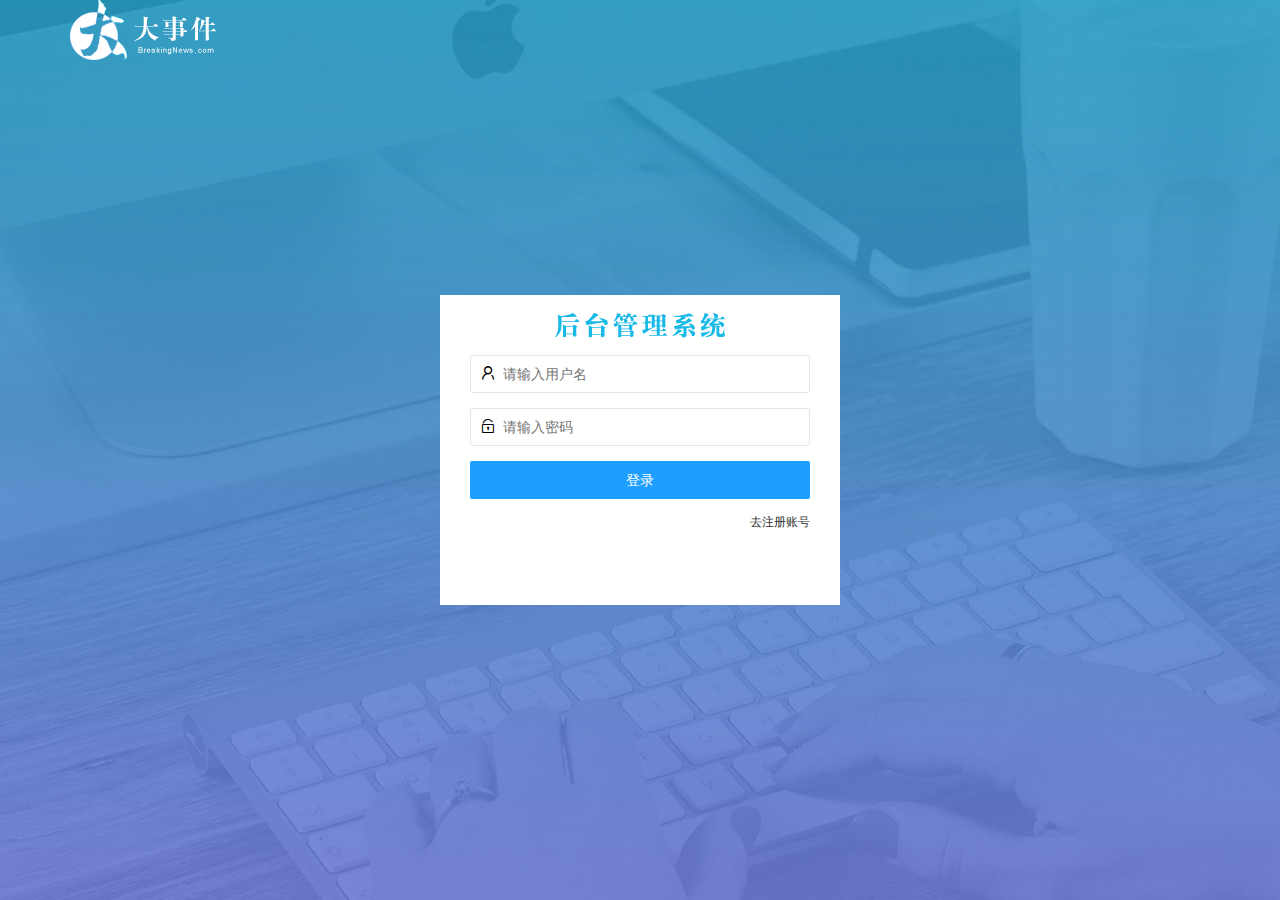
<file: login.html>
<!DOCTYPE html>
<html lang="en">
  <head>
    <meta charset="UTF-8" />
    <meta name="viewport" content="width=device-width, initial-scale=1.0" />
    <title>大事件-登录/注册</title>
    <!-- 导入 LayUI 的样式 -->
    <link rel="stylesheet" href="/assets/lib/layui/css/layui.css" />
    <!-- 导入自己的样式表 -->
    <link rel="stylesheet" href="/assets/css/login.css" />
  </head>
  <body>
    <!-- 头部的 Logo 区域 -->
    <div class="layui-main">
      <img src="/assets/images/logo.png" alt="" />
    </div>

    <!-- 登录注册区域 -->
    <div class="loginAndRegBox">
      <div class="title-box"></div>
      <!-- 登录的div -->
      <div class="login-box">
        <!-- 登录的表单 -->
        <form class="layui-form" id="form_login">
          <!-- 用户名 -->
          <div class="layui-form-item">
            <i class="layui-icon layui-icon-username"></i>
            <input type="text" name="username" required lay-verify="required" placeholder="请输入用户名" autocomplete="off" class="layui-input" />
          </div>
          <!-- 密码 -->
          <div class="layui-form-item">
            <i class="layui-icon layui-icon-password"></i>
            <input type="password" name="password" required lay-verify="required|pwd" placeholder="请输入密码" autocomplete="off" class="layui-input" />
          </div>
          <!-- 登录按钮 -->
          <div class="layui-form-item">
            <!-- 注意：表单提交按钮和普通按钮的区别，就是 lay-submit 属性 -->
            <button class="layui-btn layui-btn-fluid layui-btn-normal" lay-submit>登录</button>
          </div>
          <div class="layui-form-item links">
            <a href="javascript:;" id="link_reg">去注册账号</a>
          </div>
        </form>
      </div>
      <!-- 注册的div -->
      <div class="reg-box">
        <!-- 注册的表单 -->
        <form class="layui-form" id="form_reg">
          <!-- 用户名 -->
          <div class="layui-form-item">
            <i class="layui-icon layui-icon-username"></i>
            <input type="text" name="username" required lay-verify="required" placeholder="请输入用户名" autocomplete="off" class="layui-input" />
          </div>
          <!-- 密码 -->
          <div class="layui-form-item">
            <i class="layui-icon layui-icon-password"></i>
            <input type="password" name="password" required lay-verify="required|pwd" placeholder="请输入密码" autocomplete="off" class="layui-input" />
          </div>
          <!-- 密码确认框 -->
          <div class="layui-form-item">
            <i class="layui-icon layui-icon-password"></i>
            <input type="password" name="repassword" required lay-verify="required|pwd|repwd" placeholder="再次确认密码" autocomplete="off" class="layui-input" />
          </div>
          <!-- 注册按钮 -->
          <div class="layui-form-item">
            <!-- 注意：表单提交按钮和普通按钮的区别，就是 lay-submit 属性 -->
            <button class="layui-btn layui-btn-fluid layui-btn-normal" lay-submit>注册</button>
          </div>
          <div class="layui-form-item links">
            <a href="javascript:;" id="link_login">去登录</a>
          </div>
        </form>
      </div>
    </div>

    <!-- 导入 Layui 的JS文件 -->
    <script src="/assets/lib/layui/layui.all.js"></script>
    <!-- 导入 JQuery -->
    <script src="/assets/lib/jquery.js"></script>
    <!-- 导入自己封装的 baseAPI.js -->
    <script src="/assets/js/baseAPI.js"></script>
    <!-- 导入自己的 JavaScript 脚本 -->
    <script src="/assets/js/login.js"></script>
  </body>
</html>
</file>
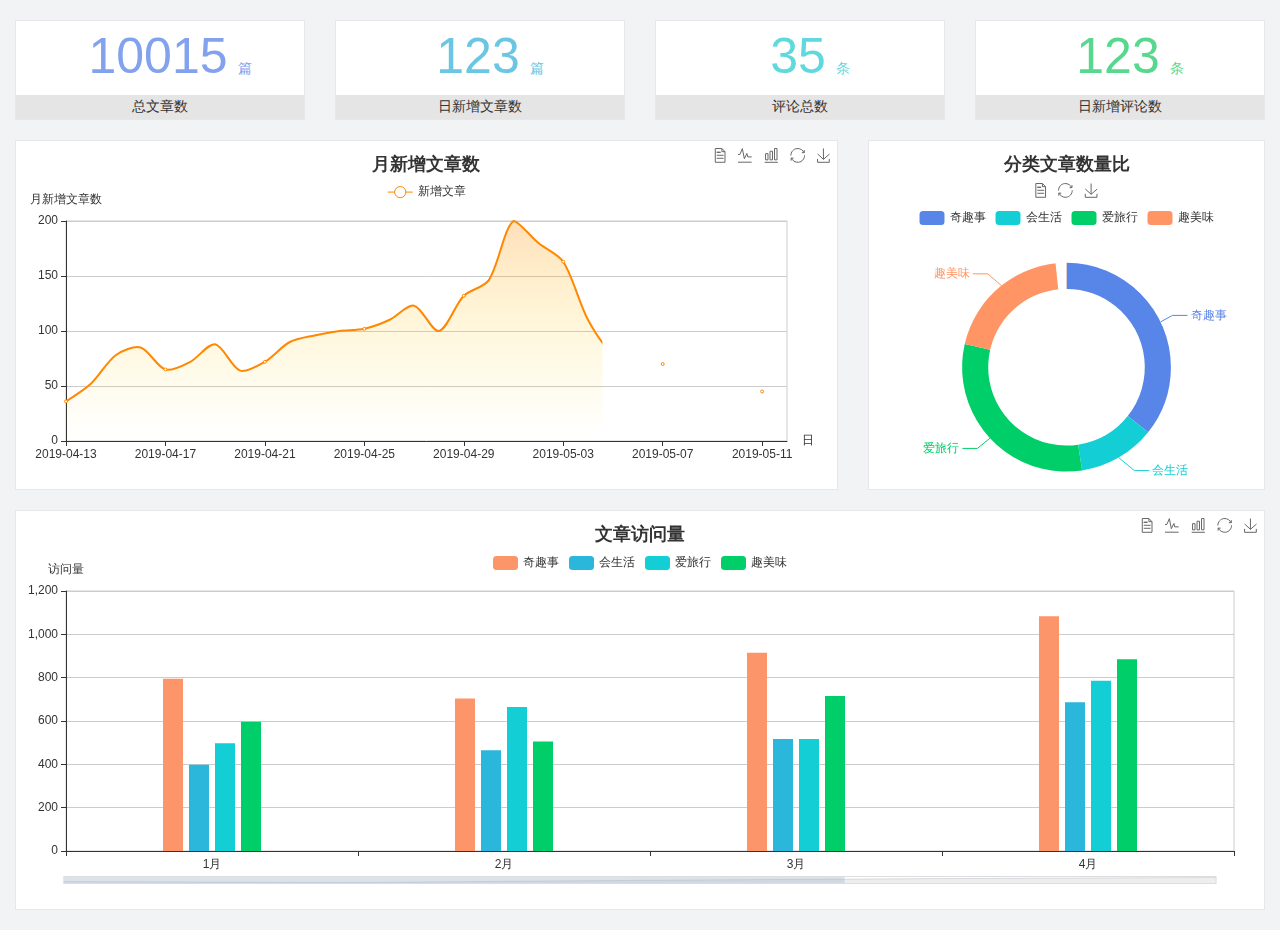
<file: home/dashboard.html>
<!DOCTYPE html>
<html lang="en">

<head>
  <meta charset="UTF-8">
  <meta name="viewport" content="width=device-width, initial-scale=1.0">
  <meta http-equiv="X-UA-Compatible" content="ie=edge">
  <title>图表统计</title>
  <link rel="stylesheet" href="../../assets/lib/bootstrap.css" />
  <link rel="stylesheet" href="../../assets/lib/main.css" />
  <script src="../../assets/lib/jquery.js"></script>
  <script type="text/javascript" src="../../assets/lib/echarts.min.js"></script>
</head>

<body>
  <div class="container-fluid">
    <div class="row spannel_list">
      <div class="col-sm-3 col-xs-6">
        <div class="spannel">
          <em>10015</em><span>篇</span>
          <b>总文章数</b>
        </div>
      </div>
      <div class="col-sm-3 col-xs-6">
        <div class="spannel scolor01">
          <em>123</em><span>篇</span>
          <b>日新增文章数</b>
        </div>
      </div>
      <div class="col-sm-3 col-xs-6">
        <div class="spannel scolor02">
          <em>35</em><span>条</span>
          <b>评论总数</b>
        </div>
      </div>
      <div class="col-sm-3 col-xs-6">
        <div class="spannel scolor03">
          <em>123</em><span>条</span>
          <b>日新增评论数</b>
        </div>
      </div>
    </div>
  </div>

  <div class="container-fluid">
    <div class="row curve-pie">
      <div class="col-lg-8 col-md-8">
        <div class="gragh_pannel" id="curve_show"></div>
      </div>
      <div class="col-lg-4 col-md-4">
        <div class="gragh_pannel" id="pie_show"></div>
      </div>
    </div>
  </div>

  <div class="container-fluid">
    <div class="column_pannel" id="column_show"></div>
  </div>

  <script>
    var oChart = echarts.init(document.getElementById('curve_show'));
    var aList_all = [
      { 'count': 36, 'date': '2019-04-13' },
      { 'count': 52, 'date': '2019-04-14' },
      { 'count': 78, 'date': '2019-04-15' },
      { 'count': 85, 'date': '2019-04-16' },
      { 'count': 65, 'date': '2019-04-17' },
      { 'count': 72, 'date': '2019-04-18' },
      { 'count': 88, 'date': '2019-04-19' },
      { 'count': 64, 'date': '2019-04-20' },
      { 'count': 72, 'date': '2019-04-21' },
      { 'count': 90, 'date': '2019-04-22' },
      { 'count': 96, 'date': '2019-04-23' },
      { 'count': 100, 'date': '2019-04-24' },
      { 'count': 102, 'date': '2019-04-25' },
      { 'count': 110, 'date': '2019-04-26' },
      { 'count': 123, 'date': '2019-04-27' },
      { 'count': 100, 'date': '2019-04-28' },
      { 'count': 132, 'date': '2019-04-29' },
      { 'count': 146, 'date': '2019-04-30' },
      { 'count': 200, 'date': '2019-05-01' },
      { 'count': 180, 'date': '2019-05-02' },
      { 'count': 163, 'date': '2019-05-03' },
      { 'count': 110, 'date': '2019-05-04' },
      { 'count': 80, 'date': '2019-05-05' },
      { 'count': 82, 'date': '2019-05-06' },
      { 'count': 70, 'date': '2019-05-07' },
      { 'count': 65, 'date': '2019-05-08' },
      { 'count': 54, 'date': '2019-05-09' },
      { 'count': 40, 'date': '2019-05-10' },
      { 'count': 45, 'date': '2019-05-11' },
      { 'count': 38, 'date': '2019-05-12' },
    ];

    let aCount = [];
    let aDate = [];

    for (var i = 0; i < aList_all.length; i++) {
      aCount.push(aList_all[i].count);
      aDate.push(aList_all[i].date);
    }

    var chartopt = {
      title: {
        text: '月新增文章数',
        left: 'center',
        top: '10'
      },
      tooltip: {
        trigger: 'axis'
      },
      legend: {
        data: ['新增文章'],
        top: '40'
      },
      toolbox: {
        show: true,
        feature: {
          mark: { show: true },
          dataView: { show: true, readOnly: false },
          magicType: { show: true, type: ['line', 'bar'] },
          restore: { show: true },
          saveAsImage: { show: true }
        }
      },
      calculable: true,
      xAxis: [
        {
          name: '日',
          type: 'category',
          boundaryGap: false,
          data: aDate
        }
      ],
      yAxis: [
        {
          name: '月新增文章数',
          type: 'value'
        }
      ],
      series: [
        {
          name: '新增文章',
          type: 'line',
          smooth: true,
          itemStyle: { normal: { areaStyle: { type: 'default' }, color: '#f80' }, lineStyle: { color: '#f80' } },
          data: aCount
        }],
      areaStyle: {
        normal: {
          color: new echarts.graphic.LinearGradient(0, 0, 0, 1, [{
            offset: 0,
            color: 'rgba(255,136,0,0.39)'
          }, {
            offset: .34,
            color: 'rgba(255,180,0,0.25)'
          }, {
            offset: 1,
            color: 'rgba(255,222,0,0.00)'
          }])

        }
      },
      grid: {
        show: true,
        x: 50,
        x2: 50,
        y: 80,
        height: 220
      }
    };

    oChart.setOption(chartopt);


    var oPie = echarts.init(document.getElementById('pie_show'));
    var oPieopt =
    {
      title: {
        top: 10,
        text: '分类文章数量比',
        x: 'center'
      },
      tooltip: {
        trigger: 'item',
        formatter: "{a} <br/>{b} : {c} ({d}%)"
      },
      color: ['#5885e8', '#13cfd5', '#00ce68', '#ff9565'],
      legend: {
        x: 'center',
        top: 65,
        data: ['奇趣事', '会生活', '爱旅行', '趣美味']
      },
      toolbox: {
        show: true,
        x: 'center',
        top: 35,
        feature: {
          mark: { show: true },
          dataView: { show: true, readOnly: false },
          magicType: {
            show: true,
            type: ['pie', 'funnel'],
            option: {
              funnel: {
                x: '25%',
                width: '50%',
                funnelAlign: 'left',
                max: 1548
              }
            }
          },
          restore: { show: true },
          saveAsImage: { show: true }
        }
      },
      calculable: true,
      series: [
        {
          name: '访问来源',
          type: 'pie',
          radius: ['45%', '60%'],
          center: ['50%', '65%'],
          data: [
            { value: 300, name: '奇趣事' },
            { value: 100, name: '会生活' },
            { value: 260, name: '爱旅行' },
            { value: 180, name: '趣美味' }
          ]
        }
      ]
    };
    oPie.setOption(oPieopt);



    var oColumn = this.echarts.init(document.getElementById('column_show'));
    var oColumnopt =
    {
      title: {
        text: '文章访问量',
        left: 'center',
        top: '10'
      },
      tooltip: {
        trigger: 'axis'
      },
      legend: {
        data: ['奇趣事', '会生活', '爱旅行', '趣美味'],
        top: '40'
      },
      toolbox: {
        show: true,
        feature: {
          mark: { show: true },
          dataView: { show: true, readOnly: false },
          magicType: { show: true, type: ['line', 'bar'] },
          restore: { show: true },
          saveAsImage: { show: true }
        }
      },
      calculable: true,
      xAxis: [
        {
          type: 'category',
          data: ['1月', '2月', '3月', '4月', '5月']
        }
      ],
      yAxis: [
        {
          name: '访问量',
          type: 'value'
        }
      ],
      series: [
        {
          name: '奇趣事',
          type: 'bar',
          barWidth: 20,
          itemStyle: {
            normal: { areaStyle: { type: 'default' }, color: '#fd956a' }
          },
          data: [800, 708, 920, 1090, 1200]
        },
        {
          name: '会生活',
          type: 'bar',
          barWidth: 20,
          itemStyle: {
            normal: { areaStyle: { type: 'default' }, color: '#2bb6db' }
          },
          data: [400, 468, 520, 690, 800]
        },
        {
          name: '爱旅行',
          type: 'bar',
          barWidth: 20,
          itemStyle: {
            normal: { areaStyle: { type: 'default' }, color: '#13cfd5' }
          },
          data: [500, 668, 520, 790, 900]
        },
        {
          name: '趣美味',
          type: 'bar',
          barWidth: 20,
          itemStyle: {
            normal: { areaStyle: { type: 'default' }, color: '#00ce68' }
          },
          data: [600, 508, 720, 890, 1000]
        }
      ],
      grid: {
        show: true,
        x: 50,
        x2: 30,
        y: 80,
        height: 260
      },
      dataZoom: [//给x轴设置滚动条
        {
          start: 0,//默认为0
          end: 100 - 1000 / 31,//默认为100
          type: 'slider',
          show: true,
          xAxisIndex: [0],
          handleSize: 0,//滑动条的 左右2个滑动条的大小
          height: 8,//组件高度
          left: 45, //左边的距离
          right: 50,//右边的距离
          bottom: 26,//右边的距离
          handleColor: '#ddd',//h滑动图标的颜色
          handleStyle: {
            borderColor: "#cacaca",
            borderWidth: "1",
            shadowBlur: 2,
            background: "#ddd",
            shadowColor: "#ddd",
          }
        }]
    };
    oColumn.setOption(oColumnopt);
  </script>
</body>

</html>
</file>
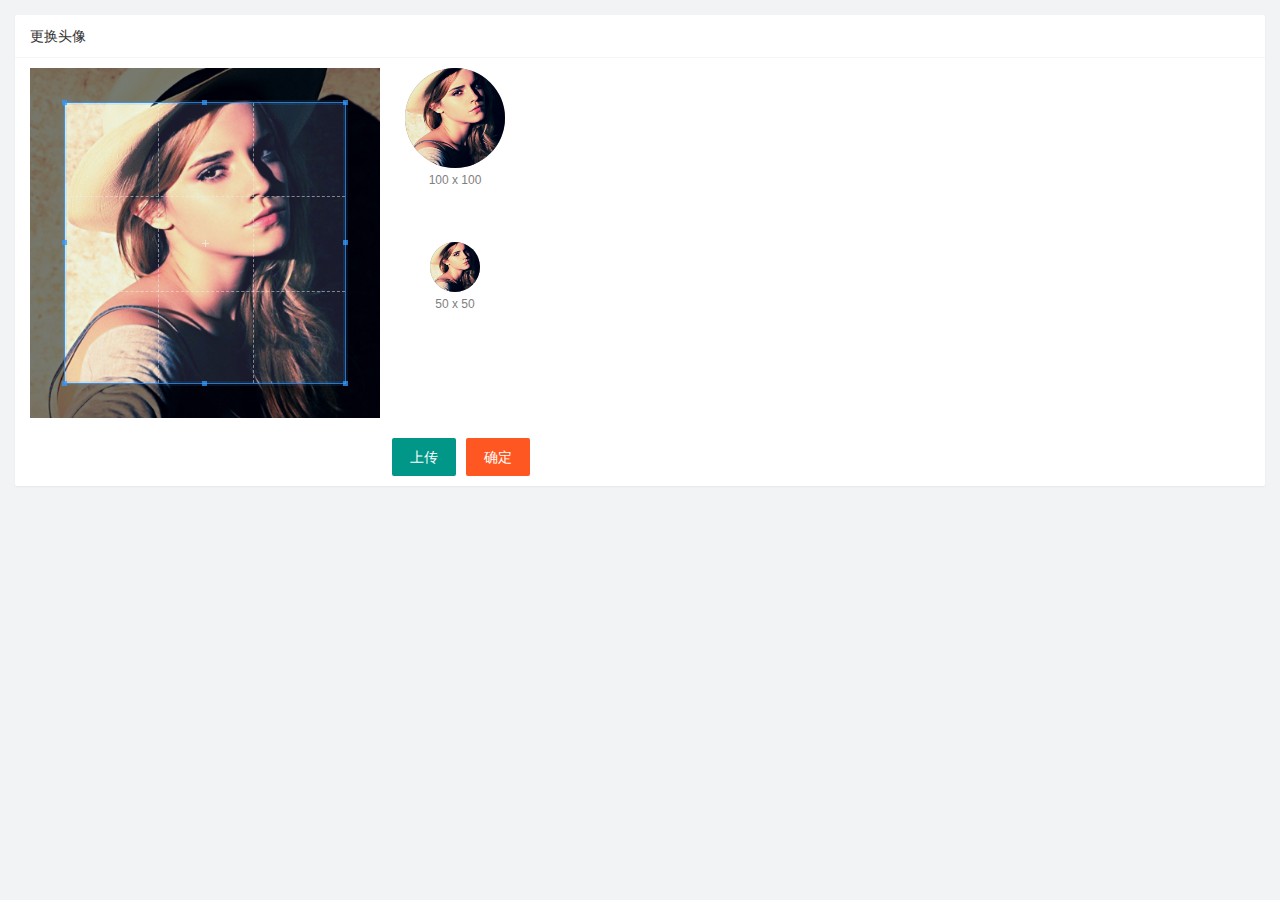
<file: user/user_avatar.html>
<!DOCTYPE html>
<html lang="en">
  <head>
    <meta charset="UTF-8" />
    <meta name="viewport" content="width=device-width, initial-scale=1.0" />
    <title>Document</title>
    <link rel="stylesheet" href="/assets/lib/layui/css/layui.css" />
    <link rel="stylesheet" href="/assets/lib/cropper/cropper.css" />
    <link rel="stylesheet" href="/assets/css/user/user_avatar.css" />
  </head>
  <body>
    <!-- 卡片区域 -->
    <div class="layui-card">
      <div class="layui-card-header">更换头像</div>
      <div class="layui-card-body">
        <!-- 第一行的图片裁剪和预览区域 -->
        <div class="row1">
          <!-- 图片裁剪区域 -->
          <div class="cropper-box">
            <!-- 这个 img 标签很重要，将来会把它初始化为裁剪区域 -->
            <img id="image" src="/assets/images/sample.jpg" />
          </div>
          <!-- 图片的预览区域 -->
          <div class="preview-box">
            <div>
              <!-- 宽高为 100px 的预览区域 -->
              <div class="img-preview w100"></div>
              <p class="size">100 x 100</p>
            </div>
            <div>
              <!-- 宽高为 50px 的预览区域 -->
              <div class="img-preview w50"></div>
              <p class="size">50 x 50</p>
            </div>
          </div>
        </div>

        <!-- 第二行的按钮区域 -->
        <div class="row2">
          <!-- 通过 accept 属性，可以指定，允许用户选择什么类型的文件 -->
          <input type="file" id="file" accept="image/png,image/jpeg" />
          <button type="button" class="layui-btn" id="btnChooseImage">上传</button>
          <button type="button" class="layui-btn layui-btn-danger" id="btnUpload">确定</button>
        </div>
      </div>
    </div>

    <script src="/assets/lib/layui/layui.all.js"></script>
    <script src="/assets/lib/jquery.js"></script>
    <script src="/assets/lib/cropper/Cropper.js"></script>
    <script src="/assets/lib/cropper/jquery-cropper.js"></script>
    <script src="/assets/js/baseAPI.js"></script>
    <script src="/assets/js/user/user_avatar.js"></script>
  </body>
</html>
</file>
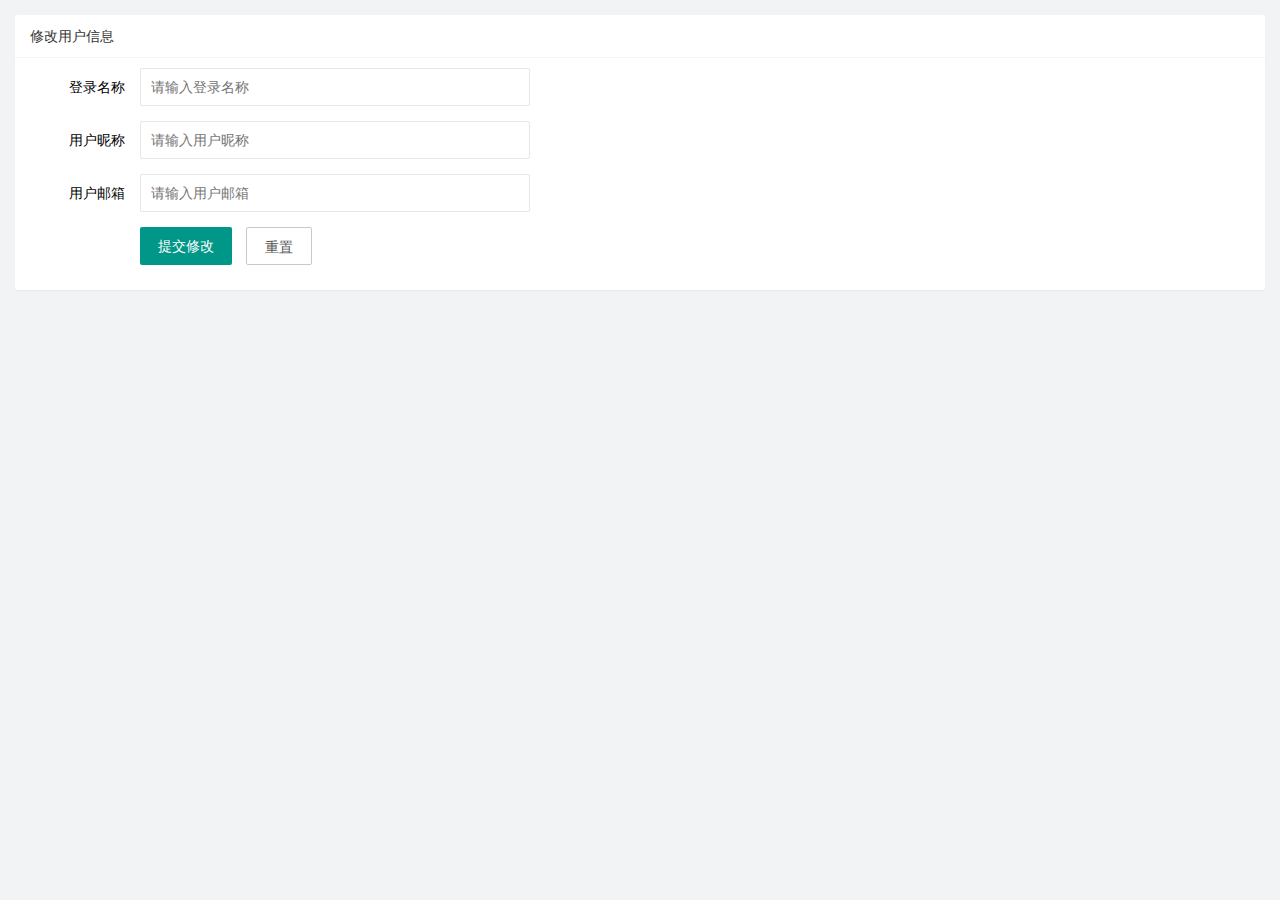
<file: user/user_info.html>
<!DOCTYPE html>
<html lang="en">
  <head>
    <meta charset="UTF-8" />
    <meta name="viewport" content="width=device-width, initial-scale=1.0" />
    <title>Document</title>
    <!-- 导入 layui 的样式 -->
    <link rel="stylesheet" href="/assets/lib/layui/css/layui.css" />
    <!-- 导入自己的样式 -->
    <link rel="stylesheet" href="/assets/css/user/user_info.css" />
  </head>
  <body>
    <!-- 卡片区域 -->
    <div class="layui-card">
      <div class="layui-card-header">修改用户信息</div>
      <div class="layui-card-body">
        <!-- form 表单区域 -->
        <form class="layui-form" lay-filter="formUserInfo">
          <!-- 这是隐藏域 -->
          <input type="hidden" name="id" value="" />
          <div class="layui-form-item">
            <label class="layui-form-label">登录名称</label>
            <div class="layui-input-block">
              <input type="text" name="username" required lay-verify="required" placeholder="请输入登录名称" autocomplete="off" class="layui-input" readonly />
            </div>
          </div>
          <div class="layui-form-item">
            <label class="layui-form-label">用户昵称</label>
            <div class="layui-input-block">
              <input type="text" name="nickname" required lay-verify="required|nickname" placeholder="请输入用户昵称" autocomplete="off" class="layui-input" />
            </div>
          </div>
          <div class="layui-form-item">
            <label class="layui-form-label">用户邮箱</label>
            <div class="layui-input-block">
              <input type="text" name="email" required lay-verify="required|email" placeholder="请输入用户邮箱" autocomplete="off" class="layui-input" />
            </div>
          </div>
          <div class="layui-form-item">
            <div class="layui-input-block">
              <button class="layui-btn" lay-submit lay-filter="formDemo">提交修改</button>
              <button type="reset" class="layui-btn layui-btn-primary" id="btnReset">重置</button>
            </div>
          </div>
        </form>
      </div>
    </div>

    <!-- 导入 layui 的 js -->
    <script src="/assets/lib/layui/layui.all.js"></script>
    <!-- 导入 jquery -->
    <script src="/assets/lib/jquery.js"></script>
    <!-- 导入 baseAPI -->
    <script src="/assets/js/baseAPI.js"></script>
    <!-- 导入自己的 js -->
    <script src="/assets/js/user/user_info.js"></script>
  </body>
</html>
</file>
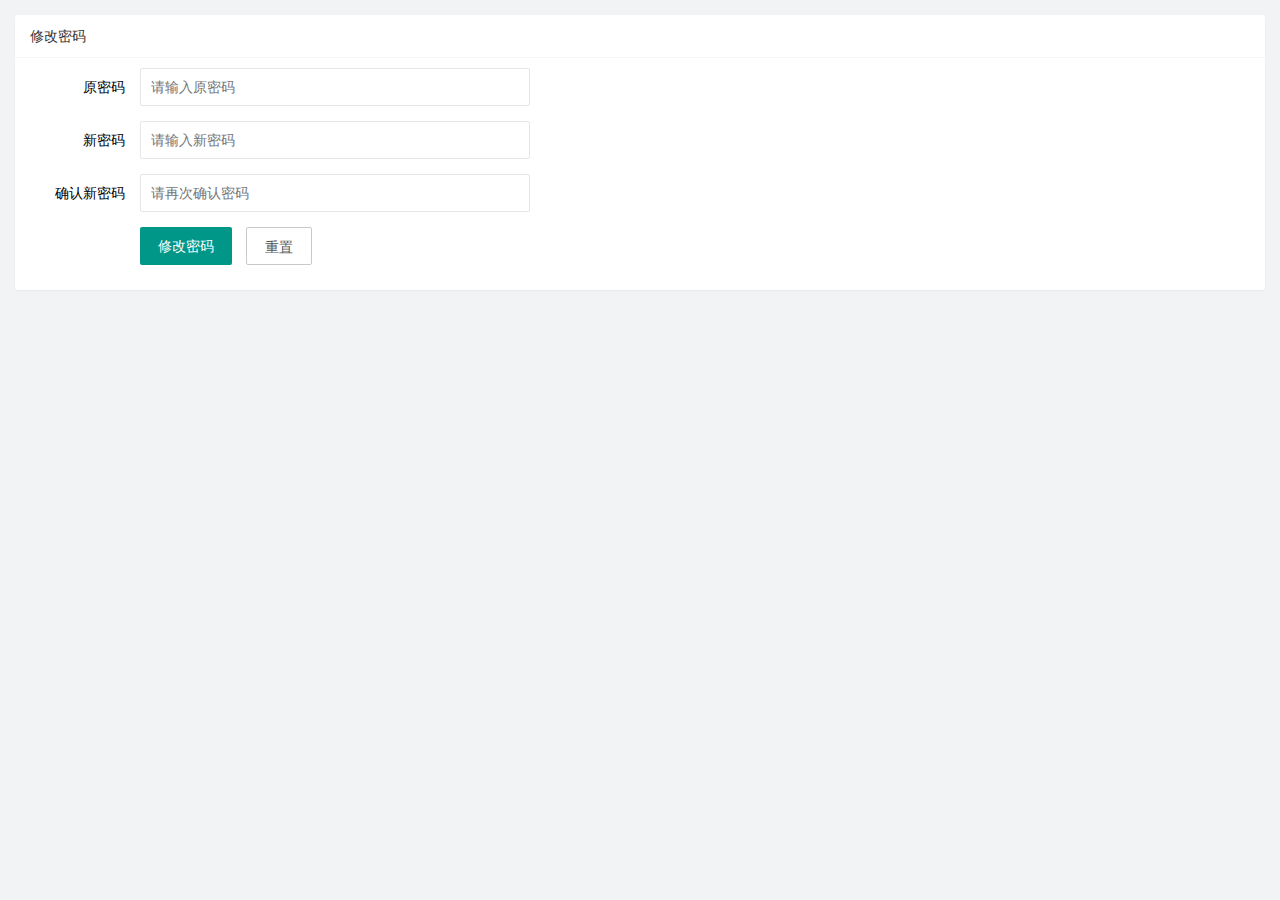
<file: user/user_pwd.html>
<!DOCTYPE html>
<html lang="en">
  <head>
    <meta charset="UTF-8" />
    <meta name="viewport" content="width=device-width, initial-scale=1.0" />
    <title>Document</title>
    <link rel="stylesheet" href="/assets/lib/layui/css/layui.css" />
    <link rel="stylesheet" href="/assets/css/user/user_pwd.css" />
  </head>
  <body>
    <!-- 卡片区域 -->
    <div class="layui-card">
      <div class="layui-card-header">修改密码</div>
      <div class="layui-card-body">
        <form class="layui-form">
          <div class="layui-form-item">
            <label class="layui-form-label">原密码</label>
            <div class="layui-input-block">
              <input type="password" name="oldPwd" required lay-verify="required|pwd" placeholder="请输入原密码" autocomplete="off" class="layui-input" />
            </div>
          </div>
          <div class="layui-form-item">
            <label class="layui-form-label">新密码</label>
            <div class="layui-input-block">
              <input type="password" name="newPwd" required lay-verify="required|pwd|samePwd" placeholder="请输入新密码" autocomplete="off" class="layui-input" />
            </div>
          </div>
          <div class="layui-form-item">
            <label class="layui-form-label">确认新密码</label>
            <div class="layui-input-block">
              <input type="password" name="rePwd" required lay-verify="required|pwd|rePwd" placeholder="请再次确认密码" autocomplete="off" class="layui-input" />
            </div>
          </div>
          <div class="layui-form-item">
            <div class="layui-input-block">
              <button class="layui-btn" lay-submit lay-filter="formDemo">修改密码</button>
              <button type="reset" class="layui-btn layui-btn-primary">重置</button>
            </div>
          </div>
        </form>
      </div>
    </div>

    <!-- 导入 layui 的 js -->
    <script src="/assets/lib/layui/layui.all.js"></script>
    <!-- 导入 jQuery -->
    <script src="/assets/lib/jquery.js"></script>
    <!-- 导入 baseAPI -->
    <script src="/assets/js/baseAPI.js"></script>
    <!-- 导入自己的 js -->
    <script src="/assets/js/user/user_pwd.js"></script>
  </body>
</html>
</file>
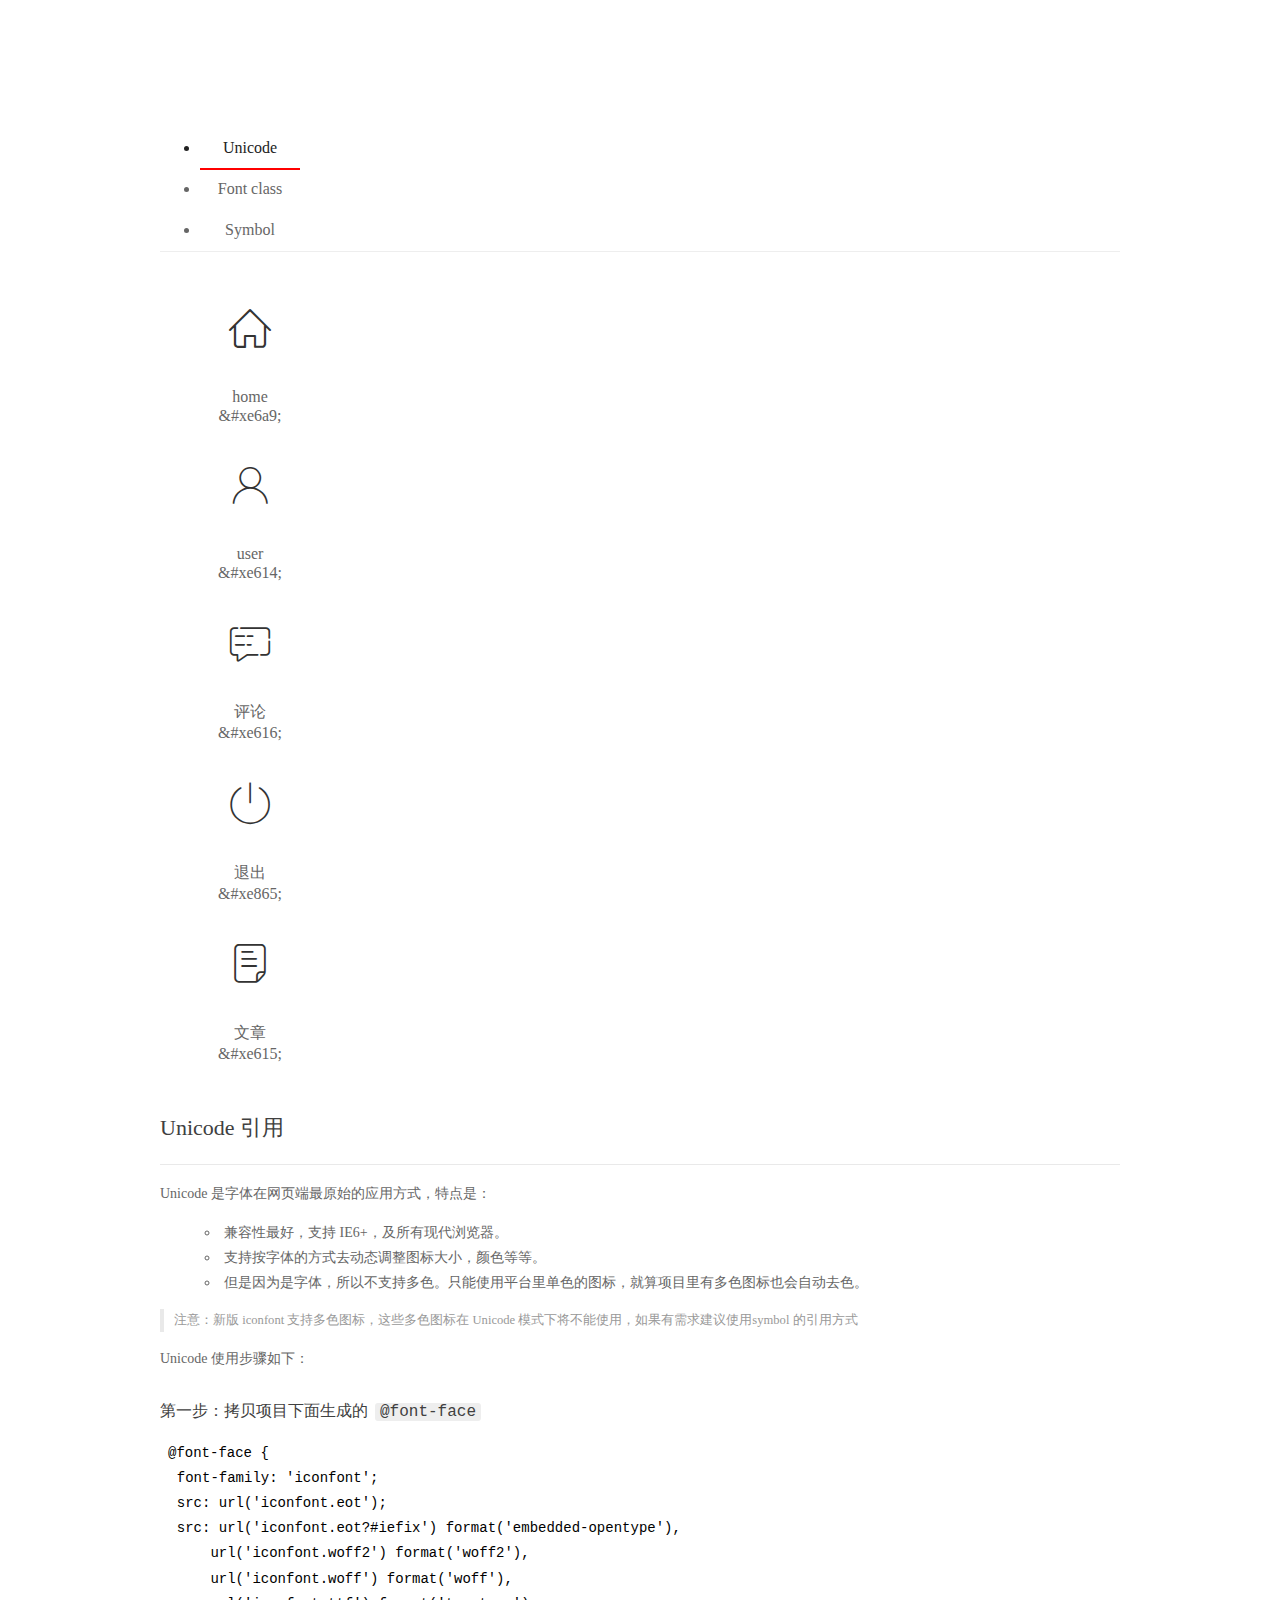
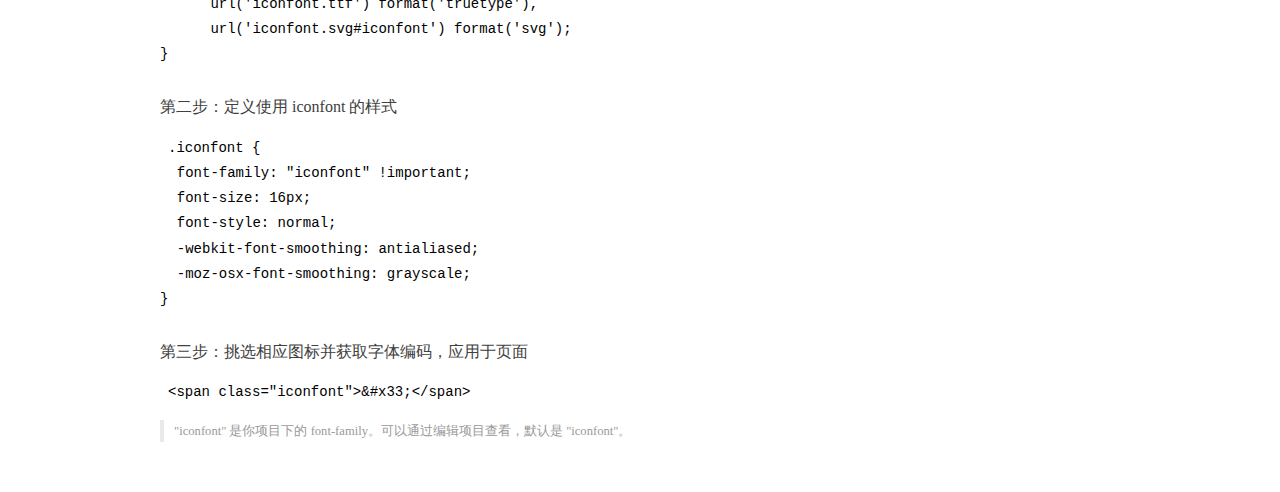
<file: assets/fonts/demo_index.html>
<!DOCTYPE html>
<html>
<head>
  <meta charset="utf-8"/>
  <title>IconFont Demo</title>
  <link rel="shortcut icon" href="https://gtms04.alicdn.com/tps/i4/TB1_oz6GVXXXXaFXpXXJDFnIXXX-64-64.ico" type="image/x-icon"/>
  <link rel="stylesheet" href="https://g.alicdn.com/thx/cube/1.3.2/cube.min.css">
  <link rel="stylesheet" href="demo.css">
  <link rel="stylesheet" href="iconfont.css">
  <script src="iconfont.js"></script>
  <!-- jQuery -->
  <script src="https://a1.alicdn.com/oss/uploads/2018/12/26/7bfddb60-08e8-11e9-9b04-53e73bb6408b.js"></script>
  <!-- 代码高亮 -->
  <script src="https://a1.alicdn.com/oss/uploads/2018/12/26/a3f714d0-08e6-11e9-8a15-ebf944d7534c.js"></script>
</head>
<body>
  <div class="main">
    <h1 class="logo"><a href="https://www.iconfont.cn/" title="iconfont 首页" target="_blank">&#xe86b;</a></h1>
    <div class="nav-tabs">
      <ul id="tabs" class="dib-box">
        <li class="dib active"><span>Unicode</span></li>
        <li class="dib"><span>Font class</span></li>
        <li class="dib"><span>Symbol</span></li>
      </ul>
      
    </div>
    <div class="tab-container">
      <div class="content unicode" style="display: block;">
          <ul class="icon_lists dib-box">
          
            <li class="dib">
              <span class="icon iconfont">&#xe6a9;</span>
                <div class="name">home</div>
                <div class="code-name">&amp;#xe6a9;</div>
              </li>
          
            <li class="dib">
              <span class="icon iconfont">&#xe614;</span>
                <div class="name">user</div>
                <div class="code-name">&amp;#xe614;</div>
              </li>
          
            <li class="dib">
              <span class="icon iconfont">&#xe616;</span>
                <div class="name">评论</div>
                <div class="code-name">&amp;#xe616;</div>
              </li>
          
            <li class="dib">
              <span class="icon iconfont">&#xe865;</span>
                <div class="name">退出</div>
                <div class="code-name">&amp;#xe865;</div>
              </li>
          
            <li class="dib">
              <span class="icon iconfont">&#xe615;</span>
                <div class="name">文章</div>
                <div class="code-name">&amp;#xe615;</div>
              </li>
          
          </ul>
          <div class="article markdown">
          <h2 id="unicode-">Unicode 引用</h2>
          <hr>

          <p>Unicode 是字体在网页端最原始的应用方式，特点是：</p>
          <ul>
            <li>兼容性最好，支持 IE6+，及所有现代浏览器。</li>
            <li>支持按字体的方式去动态调整图标大小，颜色等等。</li>
            <li>但是因为是字体，所以不支持多色。只能使用平台里单色的图标，就算项目里有多色图标也会自动去色。</li>
          </ul>
          <blockquote>
            <p>注意：新版 iconfont 支持多色图标，这些多色图标在 Unicode 模式下将不能使用，如果有需求建议使用symbol 的引用方式</p>
          </blockquote>
          <p>Unicode 使用步骤如下：</p>
          <h3 id="-font-face">第一步：拷贝项目下面生成的 <code>@font-face</code></h3>
<pre><code class="language-css"
>@font-face {
  font-family: 'iconfont';
  src: url('iconfont.eot');
  src: url('iconfont.eot?#iefix') format('embedded-opentype'),
      url('iconfont.woff2') format('woff2'),
      url('iconfont.woff') format('woff'),
      url('iconfont.ttf') format('truetype'),
      url('iconfont.svg#iconfont') format('svg');
}
</code></pre>
          <h3 id="-iconfont-">第二步：定义使用 iconfont 的样式</h3>
<pre><code class="language-css"
>.iconfont {
  font-family: "iconfont" !important;
  font-size: 16px;
  font-style: normal;
  -webkit-font-smoothing: antialiased;
  -moz-osx-font-smoothing: grayscale;
}
</code></pre>
          <h3 id="-">第三步：挑选相应图标并获取字体编码，应用于页面</h3>
<pre>
<code class="language-html"
>&lt;span class="iconfont"&gt;&amp;#x33;&lt;/span&gt;
</code></pre>
          <blockquote>
            <p>"iconfont" 是你项目下的 font-family。可以通过编辑项目查看，默认是 "iconfont"。</p>
          </blockquote>
          </div>
      </div>
      <div class="content font-class">
        <ul class="icon_lists dib-box">
          
          <li class="dib">
            <span class="icon iconfont icon-home"></span>
            <div class="name">
              home
            </div>
            <div class="code-name">.icon-home
            </div>
          </li>
          
          <li class="dib">
            <span class="icon iconfont icon-user"></span>
            <div class="name">
              user
            </div>
            <div class="code-name">.icon-user
            </div>
          </li>
          
          <li class="dib">
            <span class="icon iconfont icon-pinglun"></span>
            <div class="name">
              评论
            </div>
            <div class="code-name">.icon-pinglun
            </div>
          </li>
          
          <li class="dib">
            <span class="icon iconfont icon-tuichu"></span>
            <div class="name">
              退出
            </div>
            <div class="code-name">.icon-tuichu
            </div>
          </li>
          
          <li class="dib">
            <span class="icon iconfont icon-16"></span>
            <div class="name">
              文章
            </div>
            <div class="code-name">.icon-16
            </div>
          </li>
          
        </ul>
        <div class="article markdown">
        <h2 id="font-class-">font-class 引用</h2>
        <hr>

        <p>font-class 是 Unicode 使用方式的一种变种，主要是解决 Unicode 书写不直观，语意不明确的问题。</p>
        <p>与 Unicode 使用方式相比，具有如下特点：</p>
        <ul>
          <li>兼容性良好，支持 IE8+，及所有现代浏览器。</li>
          <li>相比于 Unicode 语意明确，书写更直观。可以很容易分辨这个 icon 是什么。</li>
          <li>因为使用 class 来定义图标，所以当要替换图标时，只需要修改 class 里面的 Unicode 引用。</li>
          <li>不过因为本质上还是使用的字体，所以多色图标还是不支持的。</li>
        </ul>
        <p>使用步骤如下：</p>
        <h3 id="-fontclass-">第一步：引入项目下面生成的 fontclass 代码：</h3>
<pre><code class="language-html">&lt;link rel="stylesheet" href="./iconfont.css"&gt;
</code></pre>
        <h3 id="-">第二步：挑选相应图标并获取类名，应用于页面：</h3>
<pre><code class="language-html">&lt;span class="iconfont icon-xxx"&gt;&lt;/span&gt;
</code></pre>
        <blockquote>
          <p>"
            iconfont" 是你项目下的 font-family。可以通过编辑项目查看，默认是 "iconfont"。</p>
        </blockquote>
      </div>
      </div>
      <div class="content symbol">
          <ul class="icon_lists dib-box">
          
            <li class="dib">
                <svg class="icon svg-icon" aria-hidden="true">
                  <use xlink:href="#icon-home"></use>
                </svg>
                <div class="name">home</div>
                <div class="code-name">#icon-home</div>
            </li>
          
            <li class="dib">
                <svg class="icon svg-icon" aria-hidden="true">
                  <use xlink:href="#icon-user"></use>
                </svg>
                <div class="name">user</div>
                <div class="code-name">#icon-user</div>
            </li>
          
            <li class="dib">
                <svg class="icon svg-icon" aria-hidden="true">
                  <use xlink:href="#icon-pinglun"></use>
                </svg>
                <div class="name">评论</div>
                <div class="code-name">#icon-pinglun</div>
            </li>
          
            <li class="dib">
                <svg class="icon svg-icon" aria-hidden="true">
                  <use xlink:href="#icon-tuichu"></use>
                </svg>
                <div class="name">退出</div>
                <div class="code-name">#icon-tuichu</div>
            </li>
          
            <li class="dib">
                <svg class="icon svg-icon" aria-hidden="true">
                  <use xlink:href="#icon-16"></use>
                </svg>
                <div class="name">文章</div>
                <div class="code-name">#icon-16</div>
            </li>
          
          </ul>
          <div class="article markdown">
          <h2 id="symbol-">Symbol 引用</h2>
          <hr>

          <p>这是一种全新的使用方式，应该说这才是未来的主流，也是平台目前推荐的用法。相关介绍可以参考这篇<a href="">文章</a>
            这种用法其实是做了一个 SVG 的集合，与另外两种相比具有如下特点：</p>
          <ul>
            <li>支持多色图标了，不再受单色限制。</li>
            <li>通过一些技巧，支持像字体那样，通过 <code>font-size</code>, <code>color</code> 来调整样式。</li>
            <li>兼容性较差，支持 IE9+，及现代浏览器。</li>
            <li>浏览器渲染 SVG 的性能一般，还不如 png。</li>
          </ul>
          <p>使用步骤如下：</p>
          <h3 id="-symbol-">第一步：引入项目下面生成的 symbol 代码：</h3>
<pre><code class="language-html">&lt;script src="./iconfont.js"&gt;&lt;/script&gt;
</code></pre>
          <h3 id="-css-">第二步：加入通用 CSS 代码（引入一次就行）：</h3>
<pre><code class="language-html">&lt;style&gt;
.icon {
  width: 1em;
  height: 1em;
  vertical-align: -0.15em;
  fill: currentColor;
  overflow: hidden;
}
&lt;/style&gt;
</code></pre>
          <h3 id="-">第三步：挑选相应图标并获取类名，应用于页面：</h3>
<pre><code class="language-html">&lt;svg class="icon" aria-hidden="true"&gt;
  &lt;use xlink:href="#icon-xxx"&gt;&lt;/use&gt;
&lt;/svg&gt;
</code></pre>
          </div>
      </div>

    </div>
  </div>
  <script>
  $(document).ready(function () {
      $('.tab-container .content:first').show()

      $('#tabs li').click(function (e) {
        var tabContent = $('.tab-container .content')
        var index = $(this).index()

        if ($(this).hasClass('active')) {
          return
        } else {
          $('#tabs li').removeClass('active')
          $(this).addClass('active')

          tabContent.hide().eq(index).fadeIn()
        }
      })
    })
  </script>
</body>
</html>
</file>
<file: assets/lib/layui/css/layui.css>
/** layui-v2.5.5 MIT License By https://www.layui.com */
 .layui-inline,img{display:inline-block;vertical-align:middle}h1,h2,h3,h4,h5,h6{font-weight:400}.layui-edge,.layui-header,.layui-inline,.layui-main{position:relative}.layui-body,.layui-edge,.layui-elip{overflow:hidden}.layui-btn,.layui-edge,.layui-inline,img{vertical-align:middle}.layui-btn,.layui-disabled,.layui-icon,.layui-unselect{-moz-user-select:none;-webkit-user-select:none;-ms-user-select:none}.layui-elip,.layui-form-checkbox span,.layui-form-pane .layui-form-label{text-overflow:ellipsis;white-space:nowrap}.layui-breadcrumb,.layui-tree-btnGroup{visibility:hidden}blockquote,body,button,dd,div,dl,dt,form,h1,h2,h3,h4,h5,h6,input,li,ol,p,pre,td,textarea,th,ul{margin:0;padding:0;-webkit-tap-highlight-color:rgba(0,0,0,0)}a:active,a:hover{outline:0}img{border:none}li{list-style:none}table{border-collapse:collapse;border-spacing:0}h4,h5,h6{font-size:100%}button,input,optgroup,option,select,textarea{font-family:inherit;font-size:inherit;font-style:inherit;font-weight:inherit;outline:0}pre{white-space:pre-wrap;white-space:-moz-pre-wrap;white-space:-pre-wrap;white-space:-o-pre-wrap;word-wrap:break-word}body{line-height:24px;font:14px Helvetica Neue,Helvetica,PingFang SC,Tahoma,Arial,sans-serif}hr{height:1px;margin:10px 0;border:0;clear:both}a{color:#333;text-decoration:none}a:hover{color:#777}a cite{font-style:normal;*cursor:pointer}.layui-border-box,.layui-border-box *{box-sizing:border-box}.layui-box,.layui-box *{box-sizing:content-box}.layui-clear{clear:both;*zoom:1}.layui-clear:after{content:'\20';clear:both;*zoom:1;display:block;height:0}.layui-inline{*display:inline;*zoom:1}.layui-edge{display:inline-block;width:0;height:0;border-width:6px;border-style:dashed;border-color:transparent}.layui-edge-top{top:-4px;border-bottom-color:#999;border-bottom-style:solid}.layui-edge-right{border-left-color:#999;border-left-style:solid}.layui-edge-bottom{top:2px;border-top-color:#999;border-top-style:solid}.layui-edge-left{border-right-color:#999;border-right-style:solid}.layui-disabled,.layui-disabled:hover{color:#d2d2d2!important;cursor:not-allowed!important}.layui-circle{border-radius:100%}.layui-show{display:block!important}.layui-hide{display:none!important}@font-face{font-family:layui-icon;src:url(../font/iconfont.eot?v=250);src:url(../font/iconfont.eot?v=250#iefix) format('embedded-opentype'),url(../font/iconfont.woff2?v=250) format('woff2'),url(../font/iconfont.woff?v=250) format('woff'),url(../font/iconfont.ttf?v=250) format('truetype'),url(../font/iconfont.svg?v=250#layui-icon) format('svg')}.layui-icon{font-family:layui-icon!important;font-size:16px;font-style:normal;-webkit-font-smoothing:antialiased;-moz-osx-font-smoothing:grayscale}.layui-icon-reply-fill:before{content:"\e611"}.layui-icon-set-fill:before{content:"\e614"}.layui-icon-menu-fill:before{content:"\e60f"}.layui-icon-search:before{content:"\e615"}.layui-icon-share:before{content:"\e641"}.layui-icon-set-sm:before{content:"\e620"}.layui-icon-engine:before{content:"\e628"}.layui-icon-close:before{content:"\1006"}.layui-icon-close-fill:before{content:"\1007"}.layui-icon-chart-screen:before{content:"\e629"}.layui-icon-star:before{content:"\e600"}.layui-icon-circle-dot:before{content:"\e617"}.layui-icon-chat:before{content:"\e606"}.layui-icon-release:before{content:"\e609"}.layui-icon-list:before{content:"\e60a"}.layui-icon-chart:before{content:"\e62c"}.layui-icon-ok-circle:before{content:"\1005"}.layui-icon-layim-theme:before{content:"\e61b"}.layui-icon-table:before{content:"\e62d"}.layui-icon-right:before{content:"\e602"}.layui-icon-left:before{content:"\e603"}.layui-icon-cart-simple:before{content:"\e698"}.layui-icon-face-cry:before{content:"\e69c"}.layui-icon-face-smile:before{content:"\e6af"}.layui-icon-survey:before{content:"\e6b2"}.layui-icon-tree:before{content:"\e62e"}.layui-icon-upload-circle:before{content:"\e62f"}.layui-icon-add-circle:before{content:"\e61f"}.layui-icon-download-circle:before{content:"\e601"}.layui-icon-templeate-1:before{content:"\e630"}.layui-icon-util:before{content:"\e631"}.layui-icon-face-surprised:before{content:"\e664"}.layui-icon-edit:before{content:"\e642"}.layui-icon-speaker:before{content:"\e645"}.layui-icon-down:before{content:"\e61a"}.layui-icon-file:before{content:"\e621"}.layui-icon-layouts:before{content:"\e632"}.layui-icon-rate-half:before{content:"\e6c9"}.layui-icon-add-circle-fine:before{content:"\e608"}.layui-icon-prev-circle:before{content:"\e633"}.layui-icon-read:before{content:"\e705"}.layui-icon-404:before{content:"\e61c"}.layui-icon-carousel:before{content:"\e634"}.layui-icon-help:before{content:"\e607"}.layui-icon-code-circle:before{content:"\e635"}.layui-icon-water:before{content:"\e636"}.layui-icon-username:before{content:"\e66f"}.layui-icon-find-fill:before{content:"\e670"}.layui-icon-about:before{content:"\e60b"}.layui-icon-location:before{content:"\e715"}.layui-icon-up:before{content:"\e619"}.layui-icon-pause:before{content:"\e651"}.layui-icon-date:before{content:"\e637"}.layui-icon-layim-uploadfile:before{content:"\e61d"}.layui-icon-delete:before{content:"\e640"}.layui-icon-play:before{content:"\e652"}.layui-icon-top:before{content:"\e604"}.layui-icon-friends:before{content:"\e612"}.layui-icon-refresh-3:before{content:"\e9aa"}.layui-icon-ok:before{content:"\e605"}.layui-icon-layer:before{content:"\e638"}.layui-icon-face-smile-fine:before{content:"\e60c"}.layui-icon-dollar:before{content:"\e659"}.layui-icon-group:before{content:"\e613"}.layui-icon-layim-download:before{content:"\e61e"}.layui-icon-picture-fine:before{content:"\e60d"}.layui-icon-link:before{content:"\e64c"}.layui-icon-diamond:before{content:"\e735"}.layui-icon-log:before{content:"\e60e"}.layui-icon-rate-solid:before{content:"\e67a"}.layui-icon-fonts-del:before{content:"\e64f"}.layui-icon-unlink:before{content:"\e64d"}.layui-icon-fonts-clear:before{content:"\e639"}.layui-icon-triangle-r:before{content:"\e623"}.layui-icon-circle:before{content:"\e63f"}.layui-icon-radio:before{content:"\e643"}.layui-icon-align-center:before{content:"\e647"}.layui-icon-align-right:before{content:"\e648"}.layui-icon-align-left:before{content:"\e649"}.layui-icon-loading-1:before{content:"\e63e"}.layui-icon-return:before{content:"\e65c"}.layui-icon-fonts-strong:before{content:"\e62b"}.layui-icon-upload:before{content:"\e67c"}.layui-icon-dialogue:before{content:"\e63a"}.layui-icon-video:before{content:"\e6ed"}.layui-icon-headset:before{content:"\e6fc"}.layui-icon-cellphone-fine:before{content:"\e63b"}.layui-icon-add-1:before{content:"\e654"}.layui-icon-face-smile-b:before{content:"\e650"}.layui-icon-fonts-html:before{content:"\e64b"}.layui-icon-form:before{content:"\e63c"}.layui-icon-cart:before{content:"\e657"}.layui-icon-camera-fill:before{content:"\e65d"}.layui-icon-tabs:before{content:"\e62a"}.layui-icon-fonts-code:before{content:"\e64e"}.layui-icon-fire:before{content:"\e756"}.layui-icon-set:before{content:"\e716"}.layui-icon-fonts-u:before{content:"\e646"}.layui-icon-triangle-d:before{content:"\e625"}.layui-icon-tips:before{content:"\e702"}.layui-icon-picture:before{content:"\e64a"}.layui-icon-more-vertical:before{content:"\e671"}.layui-icon-flag:before{content:"\e66c"}.layui-icon-loading:before{content:"\e63d"}.layui-icon-fonts-i:before{content:"\e644"}.layui-icon-refresh-1:before{content:"\e666"}.layui-icon-rmb:before{content:"\e65e"}.layui-icon-home:before{content:"\e68e"}.layui-icon-user:before{content:"\e770"}.layui-icon-notice:before{content:"\e667"}.layui-icon-login-weibo:before{content:"\e675"}.layui-icon-voice:before{content:"\e688"}.layui-icon-upload-drag:before{content:"\e681"}.layui-icon-login-qq:before{content:"\e676"}.layui-icon-snowflake:before{content:"\e6b1"}.layui-icon-file-b:before{content:"\e655"}.layui-icon-template:before{content:"\e663"}.layui-icon-auz:before{content:"\e672"}.layui-icon-console:before{content:"\e665"}.layui-icon-app:before{content:"\e653"}.layui-icon-prev:before{content:"\e65a"}.layui-icon-website:before{content:"\e7ae"}.layui-icon-next:before{content:"\e65b"}.layui-icon-component:before{content:"\e857"}.layui-icon-more:before{content:"\e65f"}.layui-icon-login-wechat:before{content:"\e677"}.layui-icon-shrink-right:before{content:"\e668"}.layui-icon-spread-left:before{content:"\e66b"}.layui-icon-camera:before{content:"\e660"}.layui-icon-note:before{content:"\e66e"}.layui-icon-refresh:before{content:"\e669"}.layui-icon-female:before{content:"\e661"}.layui-icon-male:before{content:"\e662"}.layui-icon-password:before{content:"\e673"}.layui-icon-senior:before{content:"\e674"}.layui-icon-theme:before{content:"\e66a"}.layui-icon-tread:before{content:"\e6c5"}.layui-icon-praise:before{content:"\e6c6"}.layui-icon-star-fill:before{content:"\e658"}.layui-icon-rate:before{content:"\e67b"}.layui-icon-template-1:before{content:"\e656"}.layui-icon-vercode:before{content:"\e679"}.layui-icon-cellphone:before{content:"\e678"}.layui-icon-screen-full:before{content:"\e622"}.layui-icon-screen-restore:before{content:"\e758"}.layui-icon-cols:before{content:"\e610"}.layui-icon-export:before{content:"\e67d"}.layui-icon-print:before{content:"\e66d"}.layui-icon-slider:before{content:"\e714"}.layui-icon-addition:before{content:"\e624"}.layui-icon-subtraction:before{content:"\e67e"}.layui-icon-service:before{content:"\e626"}.layui-icon-transfer:before{content:"\e691"}.layui-main{width:1140px;margin:0 auto}.layui-header{z-index:1000;height:60px}.layui-header a:hover{transition:all .5s;-webkit-transition:all .5s}.layui-side{position:fixed;left:0;top:0;bottom:0;z-index:999;width:200px;overflow-x:hidden}.layui-side-scroll{position:relative;width:220px;height:100%;overflow-x:hidden}.layui-body{position:absolute;left:200px;right:0;top:0;bottom:0;z-index:998;width:auto;overflow-y:auto;box-sizing:border-box}.layui-layout-body{overflow:hidden}.layui-layout-admin .layui-header{background-color:#23262E}.layui-layout-admin .layui-side{top:60px;width:200px;overflow-x:hidden}.layui-layout-admin .layui-body{position:fixed;top:60px;bottom:44px}.layui-layout-admin .layui-main{width:auto;margin:0 15px}.layui-layout-admin .layui-footer{position:fixed;left:200px;right:0;bottom:0;height:44px;line-height:44px;padding:0 15px;background-color:#eee}.layui-layout-admin .layui-logo{position:absolute;left:0;top:0;width:200px;height:100%;line-height:60px;text-align:center;color:#009688;font-size:16px}.layui-layout-admin .layui-header .layui-nav{background:0 0}.layui-layout-left{position:absolute!important;left:200px;top:0}.layui-layout-right{position:absolute!important;right:0;top:0}.layui-container{position:relative;margin:0 auto;padding:0 15px;box-sizing:border-box}.layui-fluid{position:relative;margin:0 auto;padding:0 15px}.layui-row:after,.layui-row:before{content:'';display:block;clear:both}.layui-col-lg1,.layui-col-lg10,.layui-col-lg11,.layui-col-lg12,.layui-col-lg2,.layui-col-lg3,.layui-col-lg4,.layui-col-lg5,.layui-col-lg6,.layui-col-lg7,.layui-col-lg8,.layui-col-lg9,.layui-col-md1,.layui-col-md10,.layui-col-md11,.layui-col-md12,.layui-col-md2,.layui-col-md3,.layui-col-md4,.layui-col-md5,.layui-col-md6,.layui-col-md7,.layui-col-md8,.layui-col-md9,.layui-col-sm1,.layui-col-sm10,.layui-col-sm11,.layui-col-sm12,.layui-col-sm2,.layui-col-sm3,.layui-col-sm4,.layui-col-sm5,.layui-col-sm6,.layui-col-sm7,.layui-col-sm8,.layui-col-sm9,.layui-col-xs1,.layui-col-xs10,.layui-col-xs11,.layui-col-xs12,.layui-col-xs2,.layui-col-xs3,.layui-col-xs4,.layui-col-xs5,.layui-col-xs6,.layui-col-xs7,.layui-col-xs8,.layui-col-xs9{position:relative;display:block;box-sizing:border-box}.layui-col-xs1,.layui-col-xs10,.layui-col-xs11,.layui-col-xs12,.layui-col-xs2,.layui-col-xs3,.layui-col-xs4,.layui-col-xs5,.layui-col-xs6,.layui-col-xs7,.layui-col-xs8,.layui-col-xs9{float:left}.layui-col-xs1{width:8.33333333%}.layui-col-xs2{width:16.66666667%}.layui-col-xs3{width:25%}.layui-col-xs4{width:33.33333333%}.layui-col-xs5{width:41.66666667%}.layui-col-xs6{width:50%}.layui-col-xs7{width:58.33333333%}.layui-col-xs8{width:66.66666667%}.layui-col-xs9{width:75%}.layui-col-xs10{width:83.33333333%}.layui-col-xs11{width:91.66666667%}.layui-col-xs12{width:100%}.layui-col-xs-offset1{margin-left:8.33333333%}.layui-col-xs-offset2{margin-left:16.66666667%}.layui-col-xs-offset3{margin-left:25%}.layui-col-xs-offset4{margin-left:33.33333333%}.layui-col-xs-offset5{margin-left:41.66666667%}.layui-col-xs-offset6{margin-left:50%}.layui-col-xs-offset7{margin-left:58.33333333%}.layui-col-xs-offset8{margin-left:66.66666667%}.layui-col-xs-offset9{margin-left:75%}.layui-col-xs-offset10{margin-left:83.33333333%}.layui-col-xs-offset11{margin-left:91.66666667%}.layui-col-xs-offset12{margin-left:100%}@media screen and (max-width:768px){.layui-hide-xs{display:none!important}.layui-show-xs-block{display:block!important}.layui-show-xs-inline{display:inline!important}.layui-show-xs-inline-block{display:inline-block!important}}@media screen and (min-width:768px){.layui-container{width:750px}.layui-hide-sm{display:none!important}.layui-show-sm-block{display:block!important}.layui-show-sm-inline{display:inline!important}.layui-show-sm-inline-block{display:inline-block!important}.layui-col-sm1,.layui-col-sm10,.layui-col-sm11,.layui-col-sm12,.layui-col-sm2,.layui-col-sm3,.layui-col-sm4,.layui-col-sm5,.layui-col-sm6,.layui-col-sm7,.layui-col-sm8,.layui-col-sm9{float:left}.layui-col-sm1{width:8.33333333%}.layui-col-sm2{width:16.66666667%}.layui-col-sm3{width:25%}.layui-col-sm4{width:33.33333333%}.layui-col-sm5{width:41.66666667%}.layui-col-sm6{width:50%}.layui-col-sm7{width:58.33333333%}.layui-col-sm8{width:66.66666667%}.layui-col-sm9{width:75%}.layui-col-sm10{width:83.33333333%}.layui-col-sm11{width:91.66666667%}.layui-col-sm12{width:100%}.layui-col-sm-offset1{margin-left:8.33333333%}.layui-col-sm-offset2{margin-left:16.66666667%}.layui-col-sm-offset3{margin-left:25%}.layui-col-sm-offset4{margin-left:33.33333333%}.layui-col-sm-offset5{margin-left:41.66666667%}.layui-col-sm-offset6{margin-left:50%}.layui-col-sm-offset7{margin-left:58.33333333%}.layui-col-sm-offset8{margin-left:66.66666667%}.layui-col-sm-offset9{margin-left:75%}.layui-col-sm-offset10{margin-left:83.33333333%}.layui-col-sm-offset11{margin-left:91.66666667%}.layui-col-sm-offset12{margin-left:100%}}@media screen and (min-width:992px){.layui-container{width:970px}.layui-hide-md{display:none!important}.layui-show-md-block{display:block!important}.layui-show-md-inline{display:inline!important}.layui-show-md-inline-block{display:inline-block!important}.layui-col-md1,.layui-col-md10,.layui-col-md11,.layui-col-md12,.layui-col-md2,.layui-col-md3,.layui-col-md4,.layui-col-md5,.layui-col-md6,.layui-col-md7,.layui-col-md8,.layui-col-md9{float:left}.layui-col-md1{width:8.33333333%}.layui-col-md2{width:16.66666667%}.layui-col-md3{width:25%}.layui-col-md4{width:33.33333333%}.layui-col-md5{width:41.66666667%}.layui-col-md6{width:50%}.layui-col-md7{width:58.33333333%}.layui-col-md8{width:66.66666667%}.layui-col-md9{width:75%}.layui-col-md10{width:83.33333333%}.layui-col-md11{width:91.66666667%}.layui-col-md12{width:100%}.layui-col-md-offset1{margin-left:8.33333333%}.layui-col-md-offset2{margin-left:16.66666667%}.layui-col-md-offset3{margin-left:25%}.layui-col-md-offset4{margin-left:33.33333333%}.layui-col-md-offset5{margin-left:41.66666667%}.layui-col-md-offset6{margin-left:50%}.layui-col-md-offset7{margin-left:58.33333333%}.layui-col-md-offset8{margin-left:66.66666667%}.layui-col-md-offset9{margin-left:75%}.layui-col-md-offset10{margin-left:83.33333333%}.layui-col-md-offset11{margin-left:91.66666667%}.layui-col-md-offset12{margin-left:100%}}@media screen and (min-width:1200px){.layui-container{width:1170px}.layui-hide-lg{display:none!important}.layui-show-lg-block{display:block!important}.layui-show-lg-inline{display:inline!important}.layui-show-lg-inline-block{display:inline-block!important}.layui-col-lg1,.layui-col-lg10,.layui-col-lg11,.layui-col-lg12,.layui-col-lg2,.layui-col-lg3,.layui-col-lg4,.layui-col-lg5,.layui-col-lg6,.layui-col-lg7,.layui-col-lg8,.layui-col-lg9{float:left}.layui-col-lg1{width:8.33333333%}.layui-col-lg2{width:16.66666667%}.layui-col-lg3{width:25%}.layui-col-lg4{width:33.33333333%}.layui-col-lg5{width:41.66666667%}.layui-col-lg6{width:50%}.layui-col-lg7{width:58.33333333%}.layui-col-lg8{width:66.66666667%}.layui-col-lg9{width:75%}.layui-col-lg10{width:83.33333333%}.layui-col-lg11{width:91.66666667%}.layui-col-lg12{width:100%}.layui-col-lg-offset1{margin-left:8.33333333%}.layui-col-lg-offset2{margin-left:16.66666667%}.layui-col-lg-offset3{margin-left:25%}.layui-col-lg-offset4{margin-left:33.33333333%}.layui-col-lg-offset5{margin-left:41.66666667%}.layui-col-lg-offset6{margin-left:50%}.layui-col-lg-offset7{margin-left:58.33333333%}.layui-col-lg-offset8{margin-left:66.66666667%}.layui-col-lg-offset9{margin-left:75%}.layui-col-lg-offset10{margin-left:83.33333333%}.layui-col-lg-offset11{margin-left:91.66666667%}.layui-col-lg-offset12{margin-left:100%}}.layui-col-space1{margin:-.5px}.layui-col-space1>*{padding:.5px}.layui-col-space3{margin:-1.5px}.layui-col-space3>*{padding:1.5px}.layui-col-space5{margin:-2.5px}.layui-col-space5>*{padding:2.5px}.layui-col-space8{margin:-3.5px}.layui-col-space8>*{padding:3.5px}.layui-col-space10{margin:-5px}.layui-col-space10>*{padding:5px}.layui-col-space12{margin:-6px}.layui-col-space12>*{padding:6px}.layui-col-space15{margin:-7.5px}.layui-col-space15>*{padding:7.5px}.layui-col-space18{margin:-9px}.layui-col-space18>*{padding:9px}.layui-col-space20{margin:-10px}.layui-col-space20>*{padding:10px}.layui-col-space22{margin:-11px}.layui-col-space22>*{padding:11px}.layui-col-space25{margin:-12.5px}.layui-col-space25>*{padding:12.5px}.layui-col-space30{margin:-15px}.layui-col-space30>*{padding:15px}.layui-btn,.layui-input,.layui-select,.layui-textarea,.layui-upload-button{outline:0;-webkit-appearance:none;transition:all .3s;-webkit-transition:all .3s;box-sizing:border-box}.layui-elem-quote{margin-bottom:10px;padding:15px;line-height:22px;border-left:5px solid #009688;border-radius:0 2px 2px 0;background-color:#f2f2f2}.layui-quote-nm{border-style:solid;border-width:1px 1px 1px 5px;background:0 0}.layui-elem-field{margin-bottom:10px;padding:0;border-width:1px;border-style:solid}.layui-elem-field legend{margin-left:20px;padding:0 10px;font-size:20px;font-weight:300}.layui-field-title{margin:10px 0 20px;border-width:1px 0 0}.layui-field-box{padding:10px 15px}.layui-field-title .layui-field-box{padding:10px 0}.layui-progress{position:relative;height:6px;border-radius:20px;background-color:#e2e2e2}.layui-progress-bar{position:absolute;left:0;top:0;width:0;max-width:100%;height:6px;border-radius:20px;text-align:right;background-color:#5FB878;transition:all .3s;-webkit-transition:all .3s}.layui-progress-big,.layui-progress-big .layui-progress-bar{height:18px;line-height:18px}.layui-progress-text{position:relative;top:-20px;line-height:18px;font-size:12px;color:#666}.layui-progress-big .layui-progress-text{position:static;padding:0 10px;color:#fff}.layui-collapse{border-width:1px;border-style:solid;border-radius:2px}.layui-colla-content,.layui-colla-item{border-top-width:1px;border-top-style:solid}.layui-colla-item:first-child{border-top:none}.layui-colla-title{position:relative;height:42px;line-height:42px;padding:0 15px 0 35px;color:#333;background-color:#f2f2f2;cursor:pointer;font-size:14px;overflow:hidden}.layui-colla-content{display:none;padding:10px 15px;line-height:22px;color:#666}.layui-colla-icon{position:absolute;left:15px;top:0;font-size:14px}.layui-card{margin-bottom:15px;border-radius:2px;background-color:#fff;box-shadow:0 1px 2px 0 rgba(0,0,0,.05)}.layui-card:last-child{margin-bottom:0}.layui-card-header{position:relative;height:42px;line-height:42px;padding:0 15px;border-bottom:1px solid #f6f6f6;color:#333;border-radius:2px 2px 0 0;font-size:14px}.layui-bg-black,.layui-bg-blue,.layui-bg-cyan,.layui-bg-green,.layui-bg-orange,.layui-bg-red{color:#fff!important}.layui-card-body{position:relative;padding:10px 15px;line-height:24px}.layui-card-body[pad15]{padding:15px}.layui-card-body[pad20]{padding:20px}.layui-card-body .layui-table{margin:5px 0}.layui-card .layui-tab{margin:0}.layui-panel-window{position:relative;padding:15px;border-radius:0;border-top:5px solid #E6E6E6;background-color:#fff}.layui-auxiliar-moving{position:fixed;left:0;right:0;top:0;bottom:0;width:100%;height:100%;background:0 0;z-index:9999999999}.layui-form-label,.layui-form-mid,.layui-form-select,.layui-input-block,.layui-input-inline,.layui-textarea{position:relative}.layui-bg-red{background-color:#FF5722!important}.layui-bg-orange{background-color:#FFB800!important}.layui-bg-green{background-color:#009688!important}.layui-bg-cyan{background-color:#2F4056!important}.layui-bg-blue{background-color:#1E9FFF!important}.layui-bg-black{background-color:#393D49!important}.layui-bg-gray{background-color:#eee!important;color:#666!important}.layui-badge-rim,.layui-colla-content,.layui-colla-item,.layui-collapse,.layui-elem-field,.layui-form-pane .layui-form-item[pane],.layui-form-pane .layui-form-label,.layui-input,.layui-layedit,.layui-layedit-tool,.layui-quote-nm,.layui-select,.layui-tab-bar,.layui-tab-card,.layui-tab-title,.layui-tab-title .layui-this:after,.layui-textarea{border-color:#e6e6e6}.layui-timeline-item:before,hr{background-color:#e6e6e6}.layui-text{line-height:22px;font-size:14px;color:#666}.layui-text h1,.layui-text h2,.layui-text h3{font-weight:500;color:#333}.layui-text h1{font-size:30px}.layui-text h2{font-size:24px}.layui-text h3{font-size:18px}.layui-text a:not(.layui-btn){color:#01AAED}.layui-text a:not(.layui-btn):hover{text-decoration:underline}.layui-text ul{padding:5px 0 5px 15px}.layui-text ul li{margin-top:5px;list-style-type:disc}.layui-text em,.layui-word-aux{color:#999!important;padding:0 5px!important}.layui-btn{display:inline-block;height:38px;line-height:38px;padding:0 18px;background-color:#009688;color:#fff;white-space:nowrap;text-align:center;font-size:14px;border:none;border-radius:2px;cursor:pointer}.layui-btn:hover{opacity:.8;filter:alpha(opacity=80);color:#fff}.layui-btn:active{opacity:1;filter:alpha(opacity=100)}.layui-btn+.layui-btn{margin-left:10px}.layui-btn-container{font-size:0}.layui-btn-container .layui-btn{margin-right:10px;margin-bottom:10px}.layui-btn-container .layui-btn+.layui-btn{margin-left:0}.layui-table .layui-btn-container .layui-btn{margin-bottom:9px}.layui-btn-radius{border-radius:100px}.layui-btn .layui-icon{margin-right:3px;font-size:18px;vertical-align:bottom;vertical-align:middle\9}.layui-btn-primary{border:1px solid #C9C9C9;background-color:#fff;color:#555}.layui-btn-primary:hover{border-color:#009688;color:#333}.layui-btn-normal{background-color:#1E9FFF}.layui-btn-warm{background-color:#FFB800}.layui-btn-danger{background-color:#FF5722}.layui-btn-checked{background-color:#5FB878}.layui-btn-disabled,.layui-btn-disabled:active,.layui-btn-disabled:hover{border:1px solid #e6e6e6;background-color:#FBFBFB;color:#C9C9C9;cursor:not-allowed;opacity:1}.layui-btn-lg{height:44px;line-height:44px;padding:0 25px;font-size:16px}.layui-btn-sm{height:30px;line-height:30px;padding:0 10px;font-size:12px}.layui-btn-sm i{font-size:16px!important}.layui-btn-xs{height:22px;line-height:22px;padding:0 5px;font-size:12px}.layui-btn-xs i{font-size:14px!important}.layui-btn-group{display:inline-block;vertical-align:middle;font-size:0}.layui-btn-group .layui-btn{margin-left:0!important;margin-right:0!important;border-left:1px solid rgba(255,255,255,.5);border-radius:0}.layui-btn-group .layui-btn-primary{border-left:none}.layui-btn-group .layui-btn-primary:hover{border-color:#C9C9C9;color:#009688}.layui-btn-group .layui-btn:first-child{border-left:none;border-radius:2px 0 0 2px}.layui-btn-group .layui-btn-primary:first-child{border-left:1px solid #c9c9c9}.layui-btn-group .layui-btn:last-child{border-radius:0 2px 2px 0}.layui-btn-group .layui-btn+.layui-btn{margin-left:0}.layui-btn-group+.layui-btn-group{margin-left:10px}.layui-btn-fluid{width:100%}.layui-input,.layui-select,.layui-textarea{height:38px;line-height:1.3;line-height:38px\9;border-width:1px;border-style:solid;background-color:#fff;border-radius:2px}.layui-input::-webkit-input-placeholder,.layui-select::-webkit-input-placeholder,.layui-textarea::-webkit-input-placeholder{line-height:1.3}.layui-input,.layui-textarea{display:block;width:100%;padding-left:10px}.layui-input:hover,.layui-textarea:hover{border-color:#D2D2D2!important}.layui-input:focus,.layui-textarea:focus{border-color:#C9C9C9!important}.layui-textarea{min-height:100px;height:auto;line-height:20px;padding:6px 10px;resize:vertical}.layui-select{padding:0 10px}.layui-form input[type=checkbox],.layui-form input[type=radio],.layui-form select{display:none}.layui-form [lay-ignore]{display:initial}.layui-form-item{margin-bottom:15px;clear:both;*zoom:1}.layui-form-item:after{content:'\20';clear:both;*zoom:1;display:block;height:0}.layui-form-label{float:left;display:block;padding:9px 15px;width:80px;font-weight:400;line-height:20px;text-align:right}.layui-form-label-col{display:block;float:none;padding:9px 0;line-height:20px;text-align:left}.layui-form-item .layui-inline{margin-bottom:5px;margin-right:10px}.layui-input-block{margin-left:110px;min-height:36px}.layui-input-inline{display:inline-block;vertical-align:middle}.layui-form-item .layui-input-inline{float:left;width:190px;margin-right:10px}.layui-form-text .layui-input-inline{width:auto}.layui-form-mid{float:left;display:block;padding:9px 0!important;line-height:20px;margin-right:10px}.layui-form-danger+.layui-form-select .layui-input,.layui-form-danger:focus{border-color:#FF5722!important}.layui-form-select .layui-input{padding-right:30px;cursor:pointer}.layui-form-select .layui-edge{position:absolute;right:10px;top:50%;margin-top:-3px;cursor:pointer;border-width:6px;border-top-color:#c2c2c2;border-top-style:solid;transition:all .3s;-webkit-transition:all .3s}.layui-form-select dl{display:none;position:absolute;left:0;top:42px;padding:5px 0;z-index:899;min-width:100%;border:1px solid #d2d2d2;max-height:300px;overflow-y:auto;background-color:#fff;border-radius:2px;box-shadow:0 2px 4px rgba(0,0,0,.12);box-sizing:border-box}.layui-form-select dl dd,.layui-form-select dl dt{padding:0 10px;line-height:36px;white-space:nowrap;overflow:hidden;text-overflow:ellipsis}.layui-form-select dl dt{font-size:12px;color:#999}.layui-form-select dl dd{cursor:pointer}.layui-form-select dl dd:hover{background-color:#f2f2f2;-webkit-transition:.5s all;transition:.5s all}.layui-form-select .layui-select-group dd{padding-left:20px}.layui-form-select dl dd.layui-select-tips{padding-left:10px!important;color:#999}.layui-form-select dl dd.layui-this{background-color:#5FB878;color:#fff}.layui-form-checkbox,.layui-form-select dl dd.layui-disabled{background-color:#fff}.layui-form-selected dl{display:block}.layui-form-checkbox,.layui-form-checkbox *,.layui-form-switch{display:inline-block;vertical-align:middle}.layui-form-selected .layui-edge{margin-top:-9px;-webkit-transform:rotate(180deg);transform:rotate(180deg);margin-top:-3px\9}:root .layui-form-selected .layui-edge{margin-top:-9px\0/IE9}.layui-form-selectup dl{top:auto;bottom:42px}.layui-select-none{margin:5px 0;text-align:center;color:#999}.layui-select-disabled .layui-disabled{border-color:#eee!important}.layui-select-disabled .layui-edge{border-top-color:#d2d2d2}.layui-form-checkbox{position:relative;height:30px;line-height:30px;margin-right:10px;padding-right:30px;cursor:pointer;font-size:0;-webkit-transition:.1s linear;transition:.1s linear;box-sizing:border-box}.layui-form-checkbox span{padding:0 10px;height:100%;font-size:14px;border-radius:2px 0 0 2px;background-color:#d2d2d2;color:#fff;overflow:hidden}.layui-form-checkbox:hover span{background-color:#c2c2c2}.layui-form-checkbox i{position:absolute;right:0;top:0;width:30px;height:28px;border:1px solid #d2d2d2;border-left:none;border-radius:0 2px 2px 0;color:#fff;font-size:20px;text-align:center}.layui-form-checkbox:hover i{border-color:#c2c2c2;color:#c2c2c2}.layui-form-checked,.layui-form-checked:hover{border-color:#5FB878}.layui-form-checked span,.layui-form-checked:hover span{background-color:#5FB878}.layui-form-checked i,.layui-form-checked:hover i{color:#5FB878}.layui-form-item .layui-form-checkbox{margin-top:4px}.layui-form-checkbox[lay-skin=primary]{height:auto!important;line-height:normal!important;min-width:18px;min-height:18px;border:none!important;margin-right:0;padding-left:28px;padding-right:0;background:0 0}.layui-form-checkbox[lay-skin=primary] span{padding-left:0;padding-right:15px;line-height:18px;background:0 0;color:#666}.layui-form-checkbox[lay-skin=primary] i{right:auto;left:0;width:16px;height:16px;line-height:16px;border:1px solid #d2d2d2;font-size:12px;border-radius:2px;background-color:#fff;-webkit-transition:.1s linear;transition:.1s linear}.layui-form-checkbox[lay-skin=primary]:hover i{border-color:#5FB878;color:#fff}.layui-form-checked[lay-skin=primary] i{border-color:#5FB878!important;background-color:#5FB878;color:#fff}.layui-checkbox-disbaled[lay-skin=primary] span{background:0 0!important;color:#c2c2c2}.layui-checkbox-disbaled[lay-skin=primary]:hover i{border-color:#d2d2d2}.layui-form-item .layui-form-checkbox[lay-skin=primary]{margin-top:10px}.layui-form-switch{position:relative;height:22px;line-height:22px;min-width:35px;padding:0 5px;margin-top:8px;border:1px solid #d2d2d2;border-radius:20px;cursor:pointer;background-color:#fff;-webkit-transition:.1s linear;transition:.1s linear}.layui-form-switch i{position:absolute;left:5px;top:3px;width:16px;height:16px;border-radius:20px;background-color:#d2d2d2;-webkit-transition:.1s linear;transition:.1s linear}.layui-form-switch em{position:relative;top:0;width:25px;margin-left:21px;padding:0!important;text-align:center!important;color:#999!important;font-style:normal!important;font-size:12px}.layui-form-onswitch{border-color:#5FB878;background-color:#5FB878}.layui-checkbox-disbaled,.layui-checkbox-disbaled i{border-color:#e2e2e2!important}.layui-form-onswitch i{left:100%;margin-left:-21px;background-color:#fff}.layui-form-onswitch em{margin-left:5px;margin-right:21px;color:#fff!important}.layui-checkbox-disbaled span{background-color:#e2e2e2!important}.layui-checkbox-disbaled:hover i{color:#fff!important}[lay-radio]{display:none}.layui-form-radio,.layui-form-radio *{display:inline-block;vertical-align:middle}.layui-form-radio{line-height:28px;margin:6px 10px 0 0;padding-right:10px;cursor:pointer;font-size:0}.layui-form-radio *{font-size:14px}.layui-form-radio>i{margin-right:8px;font-size:22px;color:#c2c2c2}.layui-form-radio>i:hover,.layui-form-radioed>i{color:#5FB878}.layui-radio-disbaled>i{color:#e2e2e2!important}.layui-form-pane .layui-form-label{width:110px;padding:8px 15px;height:38px;line-height:20px;border-width:1px;border-style:solid;border-radius:2px 0 0 2px;text-align:center;background-color:#FBFBFB;overflow:hidden;box-sizing:border-box}.layui-form-pane .layui-input-inline{margin-left:-1px}.layui-form-pane .layui-input-block{margin-left:110px;left:-1px}.layui-form-pane .layui-input{border-radius:0 2px 2px 0}.layui-form-pane .layui-form-text .layui-form-label{float:none;width:100%;border-radius:2px;box-sizing:border-box;text-align:left}.layui-form-pane .layui-form-text .layui-input-inline{display:block;margin:0;top:-1px;clear:both}.layui-form-pane .layui-form-text .layui-input-block{margin:0;left:0;top:-1px}.layui-form-pane .layui-form-text .layui-textarea{min-height:100px;border-radius:0 0 2px 2px}.layui-form-pane .layui-form-checkbox{margin:4px 0 4px 10px}.layui-form-pane .layui-form-radio,.layui-form-pane .layui-form-switch{margin-top:6px;margin-left:10px}.layui-form-pane .layui-form-item[pane]{position:relative;border-width:1px;border-style:solid}.layui-form-pane .layui-form-item[pane] .layui-form-label{position:absolute;left:0;top:0;height:100%;border-width:0 1px 0 0}.layui-form-pane .layui-form-item[pane] .layui-input-inline{margin-left:110px}@media screen and (max-width:450px){.layui-form-item .layui-form-label{text-overflow:ellipsis;overflow:hidden;white-space:nowrap}.layui-form-item .layui-inline{display:block;margin-right:0;margin-bottom:20px;clear:both}.layui-form-item .layui-inline:after{content:'\20';clear:both;display:block;height:0}.layui-form-item .layui-input-inline{display:block;float:none;left:-3px;width:auto;margin:0 0 10px 112px}.layui-form-item .layui-input-inline+.layui-form-mid{margin-left:110px;top:-5px;padding:0}.layui-form-item .layui-form-checkbox{margin-right:5px;margin-bottom:5px}}.layui-layedit{border-width:1px;border-style:solid;border-radius:2px}.layui-layedit-tool{padding:3px 5px;border-bottom-width:1px;border-bottom-style:solid;font-size:0}.layedit-tool-fixed{position:fixed;top:0;border-top:1px solid #e2e2e2}.layui-layedit-tool .layedit-tool-mid,.layui-layedit-tool .layui-icon{display:inline-block;vertical-align:middle;text-align:center;font-size:14px}.layui-layedit-tool .layui-icon{position:relative;width:32px;height:30px;line-height:30px;margin:3px 5px;color:#777;cursor:pointer;border-radius:2px}.layui-layedit-tool .layui-icon:hover{color:#393D49}.layui-layedit-tool .layui-icon:active{color:#000}.layui-layedit-tool .layedit-tool-active{background-color:#e2e2e2;color:#000}.layui-layedit-tool .layui-disabled,.layui-layedit-tool .layui-disabled:hover{color:#d2d2d2;cursor:not-allowed}.layui-layedit-tool .layedit-tool-mid{width:1px;height:18px;margin:0 10px;background-color:#d2d2d2}.layedit-tool-html{width:50px!important;font-size:30px!important}.layedit-tool-b,.layedit-tool-code,.layedit-tool-help{font-size:16px!important}.layedit-tool-d,.layedit-tool-face,.layedit-tool-image,.layedit-tool-unlink{font-size:18px!important}.layedit-tool-image input{position:absolute;font-size:0;left:0;top:0;width:100%;height:100%;opacity:.01;filter:Alpha(opacity=1);cursor:pointer}.layui-layedit-iframe iframe{display:block;width:100%}#LAY_layedit_code{overflow:hidden}.layui-laypage{display:inline-block;*display:inline;*zoom:1;vertical-align:middle;margin:10px 0;font-size:0}.layui-laypage>a:first-child,.layui-laypage>a:first-child em{border-radius:2px 0 0 2px}.layui-laypage>a:last-child,.layui-laypage>a:last-child em{border-radius:0 2px 2px 0}.layui-laypage>:first-child{margin-left:0!important}.layui-laypage>:last-child{margin-right:0!important}.layui-laypage a,.layui-laypage button,.layui-laypage input,.layui-laypage select,.layui-laypage span{border:1px solid #e2e2e2}.layui-laypage a,.layui-laypage span{display:inline-block;*display:inline;*zoom:1;vertical-align:middle;padding:0 15px;height:28px;line-height:28px;margin:0 -1px 5px 0;background-color:#fff;color:#333;font-size:12px}.layui-flow-more a *,.layui-laypage input,.layui-table-view select[lay-ignore]{display:inline-block}.layui-laypage a:hover{color:#009688}.layui-laypage em{font-style:normal}.layui-laypage .layui-laypage-spr{color:#999;font-weight:700}.layui-laypage a{text-decoration:none}.layui-laypage .layui-laypage-curr{position:relative}.layui-laypage .layui-laypage-curr em{position:relative;color:#fff}.layui-laypage .layui-laypage-curr .layui-laypage-em{position:absolute;left:-1px;top:-1px;padding:1px;width:100%;height:100%;background-color:#009688}.layui-laypage-em{border-radius:2px}.layui-laypage-next em,.layui-laypage-prev em{font-family:Sim sun;font-size:16px}.layui-laypage .layui-laypage-count,.layui-laypage .layui-laypage-limits,.layui-laypage .layui-laypage-refresh,.layui-laypage .layui-laypage-skip{margin-left:10px;margin-right:10px;padding:0;border:none}.layui-laypage .layui-laypage-limits,.layui-laypage .layui-laypage-refresh{vertical-align:top}.layui-laypage .layui-laypage-refresh i{font-size:18px;cursor:pointer}.layui-laypage select{height:22px;padding:3px;border-radius:2px;cursor:pointer}.layui-laypage .layui-laypage-skip{height:30px;line-height:30px;color:#999}.layui-laypage button,.layui-laypage input{height:30px;line-height:30px;border-radius:2px;vertical-align:top;background-color:#fff;box-sizing:border-box}.layui-laypage input{width:40px;margin:0 10px;padding:0 3px;text-align:center}.layui-laypage input:focus,.layui-laypage select:focus{border-color:#009688!important}.layui-laypage button{margin-left:10px;padding:0 10px;cursor:pointer}.layui-table,.layui-table-view{margin:10px 0}.layui-flow-more{margin:10px 0;text-align:center;color:#999;font-size:14px}.layui-flow-more a{height:32px;line-height:32px}.layui-flow-more a *{vertical-align:top}.layui-flow-more a cite{padding:0 20px;border-radius:3px;background-color:#eee;color:#333;font-style:normal}.layui-flow-more a cite:hover{opacity:.8}.layui-flow-more a i{font-size:30px;color:#737383}.layui-table{width:100%;background-color:#fff;color:#666}.layui-table tr{transition:all .3s;-webkit-transition:all .3s}.layui-table th{text-align:left;font-weight:400}.layui-table tbody tr:hover,.layui-table thead tr,.layui-table-click,.layui-table-header,.layui-table-hover,.layui-table-mend,.layui-table-patch,.layui-table-tool,.layui-table-total,.layui-table-total tr,.layui-table[lay-even] tr:nth-child(even){background-color:#f2f2f2}.layui-table td,.layui-table th,.layui-table-col-set,.layui-table-fixed-r,.layui-table-grid-down,.layui-table-header,.layui-table-page,.layui-table-tips-main,.layui-table-tool,.layui-table-total,.layui-table-view,.layui-table[lay-skin=line],.layui-table[lay-skin=row]{border-width:1px;border-style:solid;border-color:#e6e6e6}.layui-table td,.layui-table th{position:relative;padding:9px 15px;min-height:20px;line-height:20px;font-size:14px}.layui-table[lay-skin=line] td,.layui-table[lay-skin=line] th{border-width:0 0 1px}.layui-table[lay-skin=row] td,.layui-table[lay-skin=row] th{border-width:0 1px 0 0}.layui-table[lay-skin=nob] td,.layui-table[lay-skin=nob] th{border:none}.layui-table img{max-width:100px}.layui-table[lay-size=lg] td,.layui-table[lay-size=lg] th{padding:15px 30px}.layui-table-view .layui-table[lay-size=lg] .layui-table-cell{height:40px;line-height:40px}.layui-table[lay-size=sm] td,.layui-table[lay-size=sm] th{font-size:12px;padding:5px 10px}.layui-table-view .layui-table[lay-size=sm] .layui-table-cell{height:20px;line-height:20px}.layui-table[lay-data]{display:none}.layui-table-box{position:relative;overflow:hidden}.layui-table-view .layui-table{position:relative;width:auto;margin:0}.layui-table-view .layui-table[lay-skin=line]{border-width:0 1px 0 0}.layui-table-view .layui-table[lay-skin=row]{border-width:0 0 1px}.layui-table-view .layui-table td,.layui-table-view .layui-table th{padding:5px 0;border-top:none;border-left:none}.layui-table-view .layui-table th.layui-unselect .layui-table-cell span{cursor:pointer}.layui-table-view .layui-table td{cursor:default}.layui-table-view .layui-table td[data-edit=text]{cursor:text}.layui-table-view .layui-form-checkbox[lay-skin=primary] i{width:18px;height:18px}.layui-table-view .layui-form-radio{line-height:0;padding:0}.layui-table-view .layui-form-radio>i{margin:0;font-size:20px}.layui-table-init{position:absolute;left:0;top:0;width:100%;height:100%;text-align:center;z-index:110}.layui-table-init .layui-icon{position:absolute;left:50%;top:50%;margin:-15px 0 0 -15px;font-size:30px;color:#c2c2c2}.layui-table-header{border-width:0 0 1px;overflow:hidden}.layui-table-header .layui-table{margin-bottom:-1px}.layui-table-tool .layui-inline[lay-event]{position:relative;width:26px;height:26px;padding:5px;line-height:16px;margin-right:10px;text-align:center;color:#333;border:1px solid #ccc;cursor:pointer;-webkit-transition:.5s all;transition:.5s all}.layui-table-tool .layui-inline[lay-event]:hover{border:1px solid #999}.layui-table-tool-temp{padding-right:120px}.layui-table-tool-self{position:absolute;right:17px;top:10px}.layui-table-tool .layui-table-tool-self .layui-inline[lay-event]{margin:0 0 0 10px}.layui-table-tool-panel{position:absolute;top:29px;left:-1px;padding:5px 0;min-width:150px;min-height:40px;border:1px solid #d2d2d2;text-align:left;overflow-y:auto;background-color:#fff;box-shadow:0 2px 4px rgba(0,0,0,.12)}.layui-table-cell,.layui-table-tool-panel li{overflow:hidden;text-overflow:ellipsis;white-space:nowrap}.layui-table-tool-panel li{padding:0 10px;line-height:30px;-webkit-transition:.5s all;transition:.5s all}.layui-table-tool-panel li .layui-form-checkbox[lay-skin=primary]{width:100%;padding-left:28px}.layui-table-tool-panel li:hover{background-color:#f2f2f2}.layui-table-tool-panel li .layui-form-checkbox[lay-skin=primary] i{position:absolute;left:0;top:0}.layui-table-tool-panel li .layui-form-checkbox[lay-skin=primary] span{padding:0}.layui-table-tool .layui-table-tool-self .layui-table-tool-panel{left:auto;right:-1px}.layui-table-col-set{position:absolute;right:0;top:0;width:20px;height:100%;border-width:0 0 0 1px;background-color:#fff}.layui-table-sort{width:10px;height:20px;margin-left:5px;cursor:pointer!important}.layui-table-sort .layui-edge{position:absolute;left:5px;border-width:5px}.layui-table-sort .layui-table-sort-asc{top:3px;border-top:none;border-bottom-style:solid;border-bottom-color:#b2b2b2}.layui-table-sort .layui-table-sort-asc:hover{border-bottom-color:#666}.layui-table-sort .layui-table-sort-desc{bottom:5px;border-bottom:none;border-top-style:solid;border-top-color:#b2b2b2}.layui-table-sort .layui-table-sort-desc:hover{border-top-color:#666}.layui-table-sort[lay-sort=asc] .layui-table-sort-asc{border-bottom-color:#000}.layui-table-sort[lay-sort=desc] .layui-table-sort-desc{border-top-color:#000}.layui-table-cell{height:28px;line-height:28px;padding:0 15px;position:relative;box-sizing:border-box}.layui-table-cell .layui-form-checkbox[lay-skin=primary]{top:-1px;padding:0}.layui-table-cell .layui-table-link{color:#01AAED}.laytable-cell-checkbox,.laytable-cell-numbers,.laytable-cell-radio,.laytable-cell-space{padding:0;text-align:center}.layui-table-body{position:relative;overflow:auto;margin-right:-1px;margin-bottom:-1px}.layui-table-body .layui-none{line-height:26px;padding:15px;text-align:center;color:#999}.layui-table-fixed{position:absolute;left:0;top:0;z-index:101}.layui-table-fixed .layui-table-body{overflow:hidden}.layui-table-fixed-l{box-shadow:0 -1px 8px rgba(0,0,0,.08)}.layui-table-fixed-r{left:auto;right:-1px;border-width:0 0 0 1px;box-shadow:-1px 0 8px rgba(0,0,0,.08)}.layui-table-fixed-r .layui-table-header{position:relative;overflow:visible}.layui-table-mend{position:absolute;right:-49px;top:0;height:100%;width:50px}.layui-table-tool{position:relative;z-index:890;width:100%;min-height:50px;line-height:30px;padding:10px 15px;border-width:0 0 1px}.layui-table-tool .layui-btn-container{margin-bottom:-10px}.layui-table-page,.layui-table-total{border-width:1px 0 0;margin-bottom:-1px;overflow:hidden}.layui-table-page{position:relative;width:100%;padding:7px 7px 0;height:41px;font-size:12px;white-space:nowrap}.layui-table-page>div{height:26px}.layui-table-page .layui-laypage{margin:0}.layui-table-page .layui-laypage a,.layui-table-page .layui-laypage span{height:26px;line-height:26px;margin-bottom:10px;border:none;background:0 0}.layui-table-page .layui-laypage a,.layui-table-page .layui-laypage span.layui-laypage-curr{padding:0 12px}.layui-table-page .layui-laypage span{margin-left:0;padding:0}.layui-table-page .layui-laypage .layui-laypage-prev{margin-left:-7px!important}.layui-table-page .layui-laypage .layui-laypage-curr .layui-laypage-em{left:0;top:0;padding:0}.layui-table-page .layui-laypage button,.layui-table-page .layui-laypage input{height:26px;line-height:26px}.layui-table-page .layui-laypage input{width:40px}.layui-table-page .layui-laypage button{padding:0 10px}.layui-table-page select{height:18px}.layui-table-patch .layui-table-cell{padding:0;width:30px}.layui-table-edit{position:absolute;left:0;top:0;width:100%;height:100%;padding:0 14px 1px;border-radius:0;box-shadow:1px 1px 20px rgba(0,0,0,.15)}.layui-table-edit:focus{border-color:#5FB878!important}select.layui-table-edit{padding:0 0 0 10px;border-color:#C9C9C9}.layui-table-view .layui-form-checkbox,.layui-table-view .layui-form-radio,.layui-table-view .layui-form-switch{top:0;margin:0;box-sizing:content-box}.layui-table-view .layui-form-checkbox{top:-1px;height:26px;line-height:26px}.layui-table-view .layui-form-checkbox i{height:26px}.layui-table-grid .layui-table-cell{overflow:visible}.layui-table-grid-down{position:absolute;top:0;right:0;width:26px;height:100%;padding:5px 0;border-width:0 0 0 1px;text-align:center;background-color:#fff;color:#999;cursor:pointer}.layui-table-grid-down .layui-icon{position:absolute;top:50%;left:50%;margin:-8px 0 0 -8px}.layui-table-grid-down:hover{background-color:#fbfbfb}body .layui-table-tips .layui-layer-content{background:0 0;padding:0;box-shadow:0 1px 6px rgba(0,0,0,.12)}.layui-table-tips-main{margin:-44px 0 0 -1px;max-height:150px;padding:8px 15px;font-size:14px;overflow-y:scroll;background-color:#fff;color:#666}.layui-table-tips-c{position:absolute;right:-3px;top:-13px;width:20px;height:20px;padding:3px;cursor:pointer;background-color:#666;border-radius:50%;color:#fff}.layui-table-tips-c:hover{background-color:#777}.layui-table-tips-c:before{position:relative;right:-2px}.layui-upload-file{display:none!important;opacity:.01;filter:Alpha(opacity=1)}.layui-upload-drag,.layui-upload-form,.layui-upload-wrap{display:inline-block}.layui-upload-list{margin:10px 0}.layui-upload-choose{padding:0 10px;color:#999}.layui-upload-drag{position:relative;padding:30px;border:1px dashed #e2e2e2;background-color:#fff;text-align:center;cursor:pointer;color:#999}.layui-upload-drag .layui-icon{font-size:50px;color:#009688}.layui-upload-drag[lay-over]{border-color:#009688}.layui-upload-iframe{position:absolute;width:0;height:0;border:0;visibility:hidden}.layui-upload-wrap{position:relative;vertical-align:middle}.layui-upload-wrap .layui-upload-file{display:block!important;position:absolute;left:0;top:0;z-index:10;font-size:100px;width:100%;height:100%;opacity:.01;filter:Alpha(opacity=1);cursor:pointer}.layui-transfer-active,.layui-transfer-box{display:inline-block;vertical-align:middle}.layui-transfer-box,.layui-transfer-header,.layui-transfer-search{border-width:0;border-style:solid;border-color:#e6e6e6}.layui-transfer-box{position:relative;border-width:1px;width:200px;height:360px;border-radius:2px;background-color:#fff}.layui-transfer-box .layui-form-checkbox{width:100%;margin:0!important}.layui-transfer-header{height:38px;line-height:38px;padding:0 10px;border-bottom-width:1px}.layui-transfer-search{position:relative;padding:10px;border-bottom-width:1px}.layui-transfer-search .layui-input{height:32px;padding-left:30px;font-size:12px}.layui-transfer-search .layui-icon-search{position:absolute;left:20px;top:50%;margin-top:-8px;color:#666}.layui-transfer-active{margin:0 15px}.layui-transfer-active .layui-btn{display:block;margin:0;padding:0 15px;background-color:#5FB878;border-color:#5FB878;color:#fff}.layui-transfer-active .layui-btn-disabled{background-color:#FBFBFB;border-color:#e6e6e6;color:#C9C9C9}.layui-transfer-active .layui-btn:first-child{margin-bottom:15px}.layui-transfer-active .layui-btn .layui-icon{margin:0;font-size:14px!important}.layui-transfer-data{padding:5px 0;overflow:auto}.layui-transfer-data li{height:32px;line-height:32px;padding:0 10px}.layui-transfer-data li:hover{background-color:#f2f2f2;transition:.5s all}.layui-transfer-data .layui-none{padding:15px 10px;text-align:center;color:#999}.layui-nav{position:relative;padding:0 20px;background-color:#393D49;color:#fff;border-radius:2px;font-size:0;box-sizing:border-box}.layui-nav *{font-size:14px}.layui-nav .layui-nav-item{position:relative;display:inline-block;*display:inline;*zoom:1;vertical-align:middle;line-height:60px}.layui-nav .layui-nav-item a{display:block;padding:0 20px;color:#fff;color:rgba(255,255,255,.7);transition:all .3s;-webkit-transition:all .3s}.layui-nav .layui-this:after,.layui-nav-bar,.layui-nav-tree .layui-nav-itemed:after{position:absolute;left:0;top:0;width:0;height:5px;background-color:#5FB878;transition:all .2s;-webkit-transition:all .2s}.layui-nav-bar{z-index:1000}.layui-nav .layui-nav-item a:hover,.layui-nav .layui-this a{color:#fff}.layui-nav .layui-this:after{content:'';top:auto;bottom:0;width:100%}.layui-nav-img{width:30px;height:30px;margin-right:10px;border-radius:50%}.layui-nav .layui-nav-more{content:'';width:0;height:0;border-style:solid dashed dashed;border-color:#fff transparent transparent;overflow:hidden;cursor:pointer;transition:all .2s;-webkit-transition:all .2s;position:absolute;top:50%;right:3px;margin-top:-3px;border-width:6px;border-top-color:rgba(255,255,255,.7)}.layui-nav .layui-nav-mored,.layui-nav-itemed>a .layui-nav-more{margin-top:-9px;border-style:dashed dashed solid;border-color:transparent transparent #fff}.layui-nav-child{display:none;position:absolute;left:0;top:65px;min-width:100%;line-height:36px;padding:5px 0;box-shadow:0 2px 4px rgba(0,0,0,.12);border:1px solid #d2d2d2;background-color:#fff;z-index:100;border-radius:2px;white-space:nowrap}.layui-nav .layui-nav-child a{color:#333}.layui-nav .layui-nav-child a:hover{background-color:#f2f2f2;color:#000}.layui-nav-child dd{position:relative}.layui-nav .layui-nav-child dd.layui-this a,.layui-nav-child dd.layui-this{background-color:#5FB878;color:#fff}.layui-nav-child dd.layui-this:after{display:none}.layui-nav-tree{width:200px;padding:0}.layui-nav-tree .layui-nav-item{display:block;width:100%;line-height:45px}.layui-nav-tree .layui-nav-item a{position:relative;height:45px;line-height:45px;text-overflow:ellipsis;overflow:hidden;white-space:nowrap}.layui-nav-tree .layui-nav-item a:hover{background-color:#4E5465}.layui-nav-tree .layui-nav-bar{width:5px;height:0;background-color:#009688}.layui-nav-tree .layui-nav-child dd.layui-this,.layui-nav-tree .layui-nav-child dd.layui-this a,.layui-nav-tree .layui-this,.layui-nav-tree .layui-this>a,.layui-nav-tree .layui-this>a:hover{background-color:#009688;color:#fff}.layui-nav-tree .layui-this:after{display:none}.layui-nav-itemed>a,.layui-nav-tree .layui-nav-title a,.layui-nav-tree .layui-nav-title a:hover{color:#fff!important}.layui-nav-tree .layui-nav-child{position:relative;z-index:0;top:0;border:none;box-shadow:none}.layui-nav-tree .layui-nav-child a{height:40px;line-height:40px;color:#fff;color:rgba(255,255,255,.7)}.layui-nav-tree .layui-nav-child,.layui-nav-tree .layui-nav-child a:hover{background:0 0;color:#fff}.layui-nav-tree .layui-nav-more{right:10px}.layui-nav-itemed>.layui-nav-child{display:block;padding:0;background-color:rgba(0,0,0,.3)!important}.layui-nav-itemed>.layui-nav-child>.layui-this>.layui-nav-child{display:block}.layui-nav-side{position:fixed;top:0;bottom:0;left:0;overflow-x:hidden;z-index:999}.layui-bg-blue .layui-nav-bar,.layui-bg-blue .layui-nav-itemed:after,.layui-bg-blue .layui-this:after{background-color:#93D1FF}.layui-bg-blue .layui-nav-child dd.layui-this{background-color:#1E9FFF}.layui-bg-blue .layui-nav-itemed>a,.layui-nav-tree.layui-bg-blue .layui-nav-title a,.layui-nav-tree.layui-bg-blue .layui-nav-title a:hover{background-color:#007DDB!important}.layui-breadcrumb{font-size:0}.layui-breadcrumb>*{font-size:14px}.layui-breadcrumb a{color:#999!important}.layui-breadcrumb a:hover{color:#5FB878!important}.layui-breadcrumb a cite{color:#666;font-style:normal}.layui-breadcrumb span[lay-separator]{margin:0 10px;color:#999}.layui-tab{margin:10px 0;text-align:left!important}.layui-tab[overflow]>.layui-tab-title{overflow:hidden}.layui-tab-title{position:relative;left:0;height:40px;white-space:nowrap;font-size:0;border-bottom-width:1px;border-bottom-style:solid;transition:all .2s;-webkit-transition:all .2s}.layui-tab-title li{display:inline-block;*display:inline;*zoom:1;vertical-align:middle;font-size:14px;transition:all .2s;-webkit-transition:all .2s;position:relative;line-height:40px;min-width:65px;padding:0 15px;text-align:center;cursor:pointer}.layui-tab-title li a{display:block}.layui-tab-title .layui-this{color:#000}.layui-tab-title .layui-this:after{position:absolute;left:0;top:0;content:'';width:100%;height:41px;border-width:1px;border-style:solid;border-bottom-color:#fff;border-radius:2px 2px 0 0;box-sizing:border-box;pointer-events:none}.layui-tab-bar{position:absolute;right:0;top:0;z-index:10;width:30px;height:39px;line-height:39px;border-width:1px;border-style:solid;border-radius:2px;text-align:center;background-color:#fff;cursor:pointer}.layui-tab-bar .layui-icon{position:relative;display:inline-block;top:3px;transition:all .3s;-webkit-transition:all .3s}.layui-tab-item{display:none}.layui-tab-more{padding-right:30px;height:auto!important;white-space:normal!important}.layui-tab-more li.layui-this:after{border-bottom-color:#e2e2e2;border-radius:2px}.layui-tab-more .layui-tab-bar .layui-icon{top:-2px;top:3px\9;-webkit-transform:rotate(180deg);transform:rotate(180deg)}:root .layui-tab-more .layui-tab-bar .layui-icon{top:-2px\0/IE9}.layui-tab-content{padding:10px}.layui-tab-title li .layui-tab-close{position:relative;display:inline-block;width:18px;height:18px;line-height:20px;margin-left:8px;top:1px;text-align:center;font-size:14px;color:#c2c2c2;transition:all .2s;-webkit-transition:all .2s}.layui-tab-title li .layui-tab-close:hover{border-radius:2px;background-color:#FF5722;color:#fff}.layui-tab-brief>.layui-tab-title .layui-this{color:#009688}.layui-tab-brief>.layui-tab-more li.layui-this:after,.layui-tab-brief>.layui-tab-title .layui-this:after{border:none;border-radius:0;border-bottom:2px solid #5FB878}.layui-tab-brief[overflow]>.layui-tab-title .layui-this:after{top:-1px}.layui-tab-card{border-width:1px;border-style:solid;border-radius:2px;box-shadow:0 2px 5px 0 rgba(0,0,0,.1)}.layui-tab-card>.layui-tab-title{background-color:#f2f2f2}.layui-tab-card>.layui-tab-title li{margin-right:-1px;margin-left:-1px}.layui-tab-card>.layui-tab-title .layui-this{background-color:#fff}.layui-tab-card>.layui-tab-title .layui-this:after{border-top:none;border-width:1px;border-bottom-color:#fff}.layui-tab-card>.layui-tab-title .layui-tab-bar{height:40px;line-height:40px;border-radius:0;border-top:none;border-right:none}.layui-tab-card>.layui-tab-more .layui-this{background:0 0;color:#5FB878}.layui-tab-card>.layui-tab-more .layui-this:after{border:none}.layui-timeline{padding-left:5px}.layui-timeline-item{position:relative;padding-bottom:20px}.layui-timeline-axis{position:absolute;left:-5px;top:0;z-index:10;width:20px;height:20px;line-height:20px;background-color:#fff;color:#5FB878;border-radius:50%;text-align:center;cursor:pointer}.layui-timeline-axis:hover{color:#FF5722}.layui-timeline-item:before{content:'';position:absolute;left:5px;top:0;z-index:0;width:1px;height:100%}.layui-timeline-item:last-child:before{display:none}.layui-timeline-item:first-child:before{display:block}.layui-timeline-content{padding-left:25px}.layui-timeline-title{position:relative;margin-bottom:10px}.layui-badge,.layui-badge-dot,.layui-badge-rim{position:relative;display:inline-block;padding:0 6px;font-size:12px;text-align:center;background-color:#FF5722;color:#fff;border-radius:2px}.layui-badge{height:18px;line-height:18px}.layui-badge-dot{width:8px;height:8px;padding:0;border-radius:50%}.layui-badge-rim{height:18px;line-height:18px;border-width:1px;border-style:solid;background-color:#fff;color:#666}.layui-btn .layui-badge,.layui-btn .layui-badge-dot{margin-left:5px}.layui-nav .layui-badge,.layui-nav .layui-badge-dot{position:absolute;top:50%;margin:-8px 6px 0}.layui-tab-title .layui-badge,.layui-tab-title .layui-badge-dot{left:5px;top:-2px}.layui-carousel{position:relative;left:0;top:0;background-color:#f8f8f8}.layui-carousel>[carousel-item]{position:relative;width:100%;height:100%;overflow:hidden}.layui-carousel>[carousel-item]:before{position:absolute;content:'\e63d';left:50%;top:50%;width:100px;line-height:20px;margin:-10px 0 0 -50px;text-align:center;color:#c2c2c2;font-family:layui-icon!important;font-size:30px;font-style:normal;-webkit-font-smoothing:antialiased;-moz-osx-font-smoothing:grayscale}.layui-carousel>[carousel-item]>*{display:none;position:absolute;left:0;top:0;width:100%;height:100%;background-color:#f8f8f8;transition-duration:.3s;-webkit-transition-duration:.3s}.layui-carousel-updown>*{-webkit-transition:.3s ease-in-out up;transition:.3s ease-in-out up}.layui-carousel-arrow{display:none\9;opacity:0;position:absolute;left:10px;top:50%;margin-top:-18px;width:36px;height:36px;line-height:36px;text-align:center;font-size:20px;border:0;border-radius:50%;background-color:rgba(0,0,0,.2);color:#fff;-webkit-transition-duration:.3s;transition-duration:.3s;cursor:pointer}.layui-carousel-arrow[lay-type=add]{left:auto!important;right:10px}.layui-carousel:hover .layui-carousel-arrow[lay-type=add],.layui-carousel[lay-arrow=always] .layui-carousel-arrow[lay-type=add]{right:20px}.layui-carousel[lay-arrow=always] .layui-carousel-arrow{opacity:1;left:20px}.layui-carousel[lay-arrow=none] .layui-carousel-arrow{display:none}.layui-carousel-arrow:hover,.layui-carousel-ind ul:hover{background-color:rgba(0,0,0,.35)}.layui-carousel:hover .layui-carousel-arrow{display:block\9;opacity:1;left:20px}.layui-carousel-ind{position:relative;top:-35px;width:100%;line-height:0!important;text-align:center;font-size:0}.layui-carousel[lay-indicator=outside]{margin-bottom:30px}.layui-carousel[lay-indicator=outside] .layui-carousel-ind{top:10px}.layui-carousel[lay-indicator=outside] .layui-carousel-ind ul{background-color:rgba(0,0,0,.5)}.layui-carousel[lay-indicator=none] .layui-carousel-ind{display:none}.layui-carousel-ind ul{display:inline-block;padding:5px;background-color:rgba(0,0,0,.2);border-radius:10px;-webkit-transition-duration:.3s;transition-duration:.3s}.layui-carousel-ind li{display:inline-block;width:10px;height:10px;margin:0 3px;font-size:14px;background-color:#e2e2e2;background-color:rgba(255,255,255,.5);border-radius:50%;cursor:pointer;-webkit-transition-duration:.3s;transition-duration:.3s}.layui-carousel-ind li:hover{background-color:rgba(255,255,255,.7)}.layui-carousel-ind li.layui-this{background-color:#fff}.layui-carousel>[carousel-item]>.layui-carousel-next,.layui-carousel>[carousel-item]>.layui-carousel-prev,.layui-carousel>[carousel-item]>.layui-this{display:block}.layui-carousel>[carousel-item]>.layui-this{left:0}.layui-carousel>[carousel-item]>.layui-carousel-prev{left:-100%}.layui-carousel>[carousel-item]>.layui-carousel-next{left:100%}.layui-carousel>[carousel-item]>.layui-carousel-next.layui-carousel-left,.layui-carousel>[carousel-item]>.layui-carousel-prev.layui-carousel-right{left:0}.layui-carousel>[carousel-item]>.layui-this.layui-carousel-left{left:-100%}.layui-carousel>[carousel-item]>.layui-this.layui-carousel-right{left:100%}.layui-carousel[lay-anim=updown] .layui-carousel-arrow{left:50%!important;top:20px;margin:0 0 0 -18px}.layui-carousel[lay-anim=updown]>[carousel-item]>*,.layui-carousel[lay-anim=fade]>[carousel-item]>*{left:0!important}.layui-carousel[lay-anim=updown] .layui-carousel-arrow[lay-type=add]{top:auto!important;bottom:20px}.layui-carousel[lay-anim=updown] .layui-carousel-ind{position:absolute;top:50%;right:20px;width:auto;height:auto}.layui-carousel[lay-anim=updown] .layui-carousel-ind ul{padding:3px 5px}.layui-carousel[lay-anim=updown] .layui-carousel-ind li{display:block;margin:6px 0}.layui-carousel[lay-anim=updown]>[carousel-item]>.layui-this{top:0}.layui-carousel[lay-anim=updown]>[carousel-item]>.layui-carousel-prev{top:-100%}.layui-carousel[lay-anim=updown]>[carousel-item]>.layui-carousel-next{top:100%}.layui-carousel[lay-anim=updown]>[carousel-item]>.layui-carousel-next.layui-carousel-left,.layui-carousel[lay-anim=updown]>[carousel-item]>.layui-carousel-prev.layui-carousel-right{top:0}.layui-carousel[lay-anim=updown]>[carousel-item]>.layui-this.layui-carousel-left{top:-100%}.layui-carousel[lay-anim=updown]>[carousel-item]>.layui-this.layui-carousel-right{top:100%}.layui-carousel[lay-anim=fade]>[carousel-item]>.layui-carousel-next,.layui-carousel[lay-anim=fade]>[carousel-item]>.layui-carousel-prev{opacity:0}.layui-carousel[lay-anim=fade]>[carousel-item]>.layui-carousel-next.layui-carousel-left,.layui-carousel[lay-anim=fade]>[carousel-item]>.layui-carousel-prev.layui-carousel-right{opacity:1}.layui-carousel[lay-anim=fade]>[carousel-item]>.layui-this.layui-carousel-left,.layui-carousel[lay-anim=fade]>[carousel-item]>.layui-this.layui-carousel-right{opacity:0}.layui-fixbar{position:fixed;right:15px;bottom:15px;z-index:999999}.layui-fixbar li{width:50px;height:50px;line-height:50px;margin-bottom:1px;text-align:center;cursor:pointer;font-size:30px;background-color:#9F9F9F;color:#fff;border-radius:2px;opacity:.95}.layui-fixbar li:hover{opacity:.85}.layui-fixbar li:active{opacity:1}.layui-fixbar .layui-fixbar-top{display:none;font-size:40px}body .layui-util-face{border:none;background:0 0}body .layui-util-face .layui-layer-content{padding:0;background-color:#fff;color:#666;box-shadow:none}.layui-util-face .layui-layer-TipsG{display:none}.layui-util-face ul{position:relative;width:372px;padding:10px;border:1px solid #D9D9D9;background-color:#fff;box-shadow:0 0 20px rgba(0,0,0,.2)}.layui-util-face ul li{cursor:pointer;float:left;border:1px solid #e8e8e8;height:22px;width:26px;overflow:hidden;margin:-1px 0 0 -1px;padding:4px 2px;text-align:center}.layui-util-face ul li:hover{position:relative;z-index:2;border:1px solid #eb7350;background:#fff9ec}.layui-code{position:relative;margin:10px 0;padding:15px;line-height:20px;border:1px solid #ddd;border-left-width:6px;background-color:#F2F2F2;color:#333;font-family:Courier New;font-size:12px}.layui-rate,.layui-rate *{display:inline-block;vertical-align:middle}.layui-rate{padding:10px 5px 10px 0;font-size:0}.layui-rate li i.layui-icon{font-size:20px;color:#FFB800;margin-right:5px;transition:all .3s;-webkit-transition:all .3s}.layui-rate li i:hover{cursor:pointer;transform:scale(1.12);-webkit-transform:scale(1.12)}.layui-rate[readonly] li i:hover{cursor:default;transform:scale(1)}.layui-colorpicker{width:26px;height:26px;border:1px solid #e6e6e6;padding:5px;border-radius:2px;line-height:24px;display:inline-block;cursor:pointer;transition:all .3s;-webkit-transition:all .3s}.layui-colorpicker:hover{border-color:#d2d2d2}.layui-colorpicker.layui-colorpicker-lg{width:34px;height:34px;line-height:32px}.layui-colorpicker.layui-colorpicker-sm{width:24px;height:24px;line-height:22px}.layui-colorpicker.layui-colorpicker-xs{width:22px;height:22px;line-height:20px}.layui-colorpicker-trigger-bgcolor{display:block;background:url([data-uri]);border-radius:2px}.layui-colorpicker-trigger-span{display:block;height:100%;box-sizing:border-box;border:1px solid rgba(0,0,0,.15);border-radius:2px;text-align:center}.layui-colorpicker-trigger-i{display:inline-block;color:#FFF;font-size:12px}.layui-colorpicker-trigger-i.layui-icon-close{color:#999}.layui-colorpicker-main{position:absolute;z-index:66666666;width:280px;padding:7px;background:#FFF;border:1px solid #d2d2d2;border-radius:2px;box-shadow:0 2px 4px rgba(0,0,0,.12)}.layui-colorpicker-main-wrapper{height:180px;position:relative}.layui-colorpicker-basis{width:260px;height:100%;position:relative}.layui-colorpicker-basis-white{width:100%;height:100%;position:absolute;top:0;left:0;background:linear-gradient(90deg,#FFF,hsla(0,0%,100%,0))}.layui-colorpicker-basis-black{width:100%;height:100%;position:absolute;top:0;left:0;background:linear-gradient(0deg,#000,transparent)}.layui-colorpicker-basis-cursor{width:10px;height:10px;border:1px solid #FFF;border-radius:50%;position:absolute;top:-3px;right:-3px;cursor:pointer}.layui-colorpicker-side{position:absolute;top:0;right:0;width:12px;height:100%;background:linear-gradient(red,#FF0,#0F0,#0FF,#00F,#F0F,red)}.layui-colorpicker-side-slider{width:100%;height:5px;box-shadow:0 0 1px #888;box-sizing:border-box;background:#FFF;border-radius:1px;border:1px solid #f0f0f0;cursor:pointer;position:absolute;left:0}.layui-colorpicker-main-alpha{display:none;height:12px;margin-top:7px;background:url([data-uri])}.layui-colorpicker-alpha-bgcolor{height:100%;position:relative}.layui-colorpicker-alpha-slider{width:5px;height:100%;box-shadow:0 0 1px #888;box-sizing:border-box;background:#FFF;border-radius:1px;border:1px solid #f0f0f0;cursor:pointer;position:absolute;top:0}.layui-colorpicker-main-pre{padding-top:7px;font-size:0}.layui-colorpicker-pre{width:20px;height:20px;border-radius:2px;display:inline-block;margin-left:6px;margin-bottom:7px;cursor:pointer}.layui-colorpicker-pre:nth-child(11n+1){margin-left:0}.layui-colorpicker-pre-isalpha{background:url([data-uri])}.layui-colorpicker-pre.layui-this{box-shadow:0 0 3px 2px rgba(0,0,0,.15)}.layui-colorpicker-pre>div{height:100%;border-radius:2px}.layui-colorpicker-main-input{text-align:right;padding-top:7px}.layui-colorpicker-main-input .layui-btn-container .layui-btn{margin:0 0 0 10px}.layui-colorpicker-main-input div.layui-inline{float:left;margin-right:10px;font-size:14px}.layui-colorpicker-main-input input.layui-input{width:150px;height:30px;color:#666}.layui-slider{height:4px;background:#e2e2e2;border-radius:3px;position:relative;cursor:pointer}.layui-slider-bar{border-radius:3px;position:absolute;height:100%}.layui-slider-step{position:absolute;top:0;width:4px;height:4px;border-radius:50%;background:#FFF;-webkit-transform:translateX(-50%);transform:translateX(-50%)}.layui-slider-wrap{width:36px;height:36px;position:absolute;top:-16px;-webkit-transform:translateX(-50%);transform:translateX(-50%);z-index:10;text-align:center}.layui-slider-wrap-btn{width:12px;height:12px;border-radius:50%;background:#FFF;display:inline-block;vertical-align:middle;cursor:pointer;transition:.3s}.layui-slider-wrap:after{content:"";height:100%;display:inline-block;vertical-align:middle}.layui-slider-wrap-btn.layui-slider-hover,.layui-slider-wrap-btn:hover{transform:scale(1.2)}.layui-slider-wrap-btn.layui-disabled:hover{transform:scale(1)!important}.layui-slider-tips{position:absolute;top:-42px;z-index:66666666;white-space:nowrap;display:none;-webkit-transform:translateX(-50%);transform:translateX(-50%);color:#FFF;background:#000;border-radius:3px;height:25px;line-height:25px;padding:0 10px}.layui-slider-tips:after{content:'';position:absolute;bottom:-12px;left:50%;margin-left:-6px;width:0;height:0;border-width:6px;border-style:solid;border-color:#000 transparent transparent}.layui-slider-input{width:70px;height:32px;border:1px solid #e6e6e6;border-radius:3px;font-size:16px;line-height:32px;position:absolute;right:0;top:-15px}.layui-slider-input-btn{display:none;position:absolute;top:0;right:0;width:20px;height:100%;border-left:1px solid #d2d2d2}.layui-slider-input-btn i{cursor:pointer;position:absolute;right:0;bottom:0;width:20px;height:50%;font-size:12px;line-height:16px;text-align:center;color:#999}.layui-slider-input-btn i:first-child{top:0;border-bottom:1px solid #d2d2d2}.layui-slider-input-txt{height:100%;font-size:14px}.layui-slider-input-txt input{height:100%;border:none}.layui-slider-input-btn i:hover{color:#009688}.layui-slider-vertical{width:4px;margin-left:34px}.layui-slider-vertical .layui-slider-bar{width:4px}.layui-slider-vertical .layui-slider-step{top:auto;left:0;-webkit-transform:translateY(50%);transform:translateY(50%)}.layui-slider-vertical .layui-slider-wrap{top:auto;left:-16px;-webkit-transform:translateY(50%);transform:translateY(50%)}.layui-slider-vertical .layui-slider-tips{top:auto;left:2px}@media \0screen{.layui-slider-wrap-btn{margin-left:-20px}.layui-slider-vertical .layui-slider-wrap-btn{margin-left:0;margin-bottom:-20px}.layui-slider-vertical .layui-slider-tips{margin-left:-8px}.layui-slider>span{margin-left:8px}}.layui-tree{line-height:22px}.layui-tree .layui-form-checkbox{margin:0!important}.layui-tree-set{width:100%;position:relative}.layui-tree-pack{display:none;padding-left:20px;position:relative}.layui-tree-iconClick,.layui-tree-main{display:inline-block;vertical-align:middle}.layui-tree-line .layui-tree-pack{padding-left:27px}.layui-tree-line .layui-tree-set .layui-tree-set:after{content:'';position:absolute;top:14px;left:-9px;width:17px;height:0;border-top:1px dotted #c0c4cc}.layui-tree-entry{position:relative;padding:3px 0;height:20px;white-space:nowrap}.layui-tree-entry:hover{background-color:#eee}.layui-tree-line .layui-tree-entry:hover{background-color:rgba(0,0,0,0)}.layui-tree-line .layui-tree-entry:hover .layui-tree-txt{color:#999;text-decoration:underline;transition:.3s}.layui-tree-main{cursor:pointer;padding-right:10px}.layui-tree-line .layui-tree-set:before{content:'';position:absolute;top:0;left:-9px;width:0;height:100%;border-left:1px dotted #c0c4cc}.layui-tree-line .layui-tree-set.layui-tree-setLineShort:before{height:13px}.layui-tree-line .layui-tree-set.layui-tree-setHide:before{height:0}.layui-tree-iconClick{position:relative;height:20px;line-height:20px;margin:0 10px;color:#c0c4cc}.layui-tree-icon{height:12px;line-height:12px;width:12px;text-align:center;border:1px solid #c0c4cc}.layui-tree-iconClick .layui-icon{font-size:18px}.layui-tree-icon .layui-icon{font-size:12px;color:#666}.layui-tree-iconArrow{padding:0 5px}.layui-tree-iconArrow:after{content:'';position:absolute;left:4px;top:3px;z-index:100;width:0;height:0;border-width:5px;border-style:solid;border-color:transparent transparent transparent #c0c4cc;transition:.5s}.layui-tree-btnGroup,.layui-tree-editInput{position:relative;vertical-align:middle;display:inline-block}.layui-tree-spread>.layui-tree-entry>.layui-tree-iconClick>.layui-tree-iconArrow:after{transform:rotate(90deg) translate(3px,4px)}.layui-tree-txt{display:inline-block;vertical-align:middle;color:#555}.layui-tree-search{margin-bottom:15px;color:#666}.layui-tree-btnGroup .layui-icon{display:inline-block;vertical-align:middle;padding:0 2px;cursor:pointer}.layui-tree-btnGroup .layui-icon:hover{color:#999;transition:.3s}.layui-tree-entry:hover .layui-tree-btnGroup{visibility:visible}.layui-tree-editInput{height:20px;line-height:20px;padding:0 3px;border:none;background-color:rgba(0,0,0,.05)}.layui-tree-emptyText{text-align:center;color:#999}.layui-anim{-webkit-animation-duration:.3s;animation-duration:.3s;-webkit-animation-fill-mode:both;animation-fill-mode:both}.layui-anim.layui-icon{display:inline-block}.layui-anim-loop{-webkit-animation-iteration-count:infinite;animation-iteration-count:infinite}.layui-trans,.layui-trans a{transition:all .3s;-webkit-transition:all .3s}@-webkit-keyframes layui-rotate{from{-webkit-transform:rotate(0)}to{-webkit-transform:rotate(360deg)}}@keyframes layui-rotate{from{transform:rotate(0)}to{transform:rotate(360deg)}}.layui-anim-rotate{-webkit-animation-name:layui-rotate;animation-name:layui-rotate;-webkit-animation-duration:1s;animation-duration:1s;-webkit-animation-timing-function:linear;animation-timing-function:linear}@-webkit-keyframes layui-up{from{-webkit-transform:translate3d(0,100%,0);opacity:.3}to{-webkit-transform:translate3d(0,0,0);opacity:1}}@keyframes layui-up{from{transform:translate3d(0,100%,0);opacity:.3}to{transform:translate3d(0,0,0);opacity:1}}.layui-anim-up{-webkit-animation-name:layui-up;animation-name:layui-up}@-webkit-keyframes layui-upbit{from{-webkit-transform:translate3d(0,30px,0);opacity:.3}to{-webkit-transform:translate3d(0,0,0);opacity:1}}@keyframes layui-upbit{from{transform:translate3d(0,30px,0);opacity:.3}to{transform:translate3d(0,0,0);opacity:1}}.layui-anim-upbit{-webkit-animation-name:layui-upbit;animation-name:layui-upbit}@-webkit-keyframes layui-scale{0%{opacity:.3;-webkit-transform:scale(.5)}100%{opacity:1;-webkit-transform:scale(1)}}@keyframes layui-scale{0%{opacity:.3;-ms-transform:scale(.5);transform:scale(.5)}100%{opacity:1;-ms-transform:scale(1);transform:scale(1)}}.layui-anim-scale{-webkit-animation-name:layui-scale;animation-name:layui-scale}@-webkit-keyframes layui-scale-spring{0%{opacity:.5;-webkit-transform:scale(.5)}80%{opacity:.8;-webkit-transform:scale(1.1)}100%{opacity:1;-webkit-transform:scale(1)}}@keyframes layui-scale-spring{0%{opacity:.5;transform:scale(.5)}80%{opacity:.8;transform:scale(1.1)}100%{opacity:1;transform:scale(1)}}.layui-anim-scaleSpring{-webkit-animation-name:layui-scale-spring;animation-name:layui-scale-spring}@-webkit-keyframes layui-fadein{0%{opacity:0}100%{opacity:1}}@keyframes layui-fadein{0%{opacity:0}100%{opacity:1}}.layui-anim-fadein{-webkit-animation-name:layui-fadein;animation-name:layui-fadein}@-webkit-keyframes layui-fadeout{0%{opacity:1}100%{opacity:0}}@keyframes layui-fadeout{0%{opacity:1}100%{opacity:0}}.layui-anim-fadeout{-webkit-animation-name:layui-fadeout;animation-name:layui-fadeout}
</file>
<file: assets/css/login.css>
html,
body {
  margin: 0;
  padding: 0;
  height: 100%;
  width: 100%;
  background: url('/assets/images/login_bg.jpg') no-repeat center;
  background-size: cover;
}

.loginAndRegBox {
  width: 400px;
  height: 310px;
  background-color: #fff;
  position: absolute;
  left: 50%;
  top: 50%;
  transform: translate(-50%, -50%);
}

.title-box {
  height: 60px;
  background: url('/assets/images/login_title.png') no-repeat center;
}

.reg-box {
  display: none;
}

.layui-form {
  padding: 0 30px;
}

.links {
  display: flex;
  justify-content: flex-end;
}

.links a {
  font-size: 12px;
}

.layui-form-item {
  position: relative;
}

.layui-icon {
  position: absolute;
  left: 10px;
  top: 10px;
}

.layui-input {
  padding-left: 32px;
}
</file>
<file: assets/lib/main.css>
body{
    font-family:'MicroSoft YaHei';
    background-color: #f2f3f5;
}
.main_wrap{
    position:fixed;
    width:100%;
    height:100%;
    left:0px;
    top:0px;
    background:url('../images/login_bg.jpg'); 
    background-size:100% 100%; 
  }
.header{
    width:1200px;
    overflow: hidden;
    margin:20px auto 0;
}
.heade .logo{
    float: left;
}
.header .copyright{
    float:right;
    font-size:12px;
    color:#fff;
    text-align:right;
    line-height:20px;
    margin-top:10px;
}
.login_form_con{
    position:absolute;
    left:50%;
    top:50%;
    margin-left:-200px;
    margin-top:-155px;
    width:400px;
    height:310px;
    background-color: #edeff0;
}

.login_form{
    position: relative;
}

.login_form .icon-user{
    position:absolute;
    font-size:16px;
    color:#999;
    left:46px;
    top:12px;
}
.login_form .icon-key{
    position:absolute;
    font-size:18px;
    color:#999;
    left:46px;
    top:78px;
}
.login_title{
    height:60px;
    background:url('../images/login_title.png') center center no-repeat #fff;
}
.input_txt,.input_pass,.input_sub{
    display:block;
    width:334px;
    height:37px;
    padding:0px;
    text-indent:40px;
    border:1px solid #ddd;
    margin:27px auto 0;
    outline:none;
}
.input_sub{
    margin-top:40px;
    height:42px;
    background-color: #19b9e7;
    text-indent:0px;
    font-size:18px;
    color:#fff;
    cursor: pointer;
}
.input_sub:hover{
    background-color: #08a0cc;
}

.sider{
    position:fixed;
    left:0;
    top:0;
    bottom:0;
    width:210px;
    background-color: #323745;
}
.sider .logo{
    display:block;
    height:56px;
    background-color: #242732;
    overflow: hidden;
}
.sider .logo img{
    display:block;
    margin:6px auto 0;
}
.user_info{
    height:79px;
    border-bottom:1px solid #5a5e6b;
}

.user_info img{
    float: left;
    width:40px;
    height:40px;
    border-radius:20px;
    margin:19px 0 0 30px;
}
.user_info span{
    float: left;
    width:120px;
    font-size:12px;
    color:#fff;
    margin:23px 0 0 20px;
}
.user_info b{
    float: left;
    width: 120px;
    font-weight:normal;
    font-size:12px;
    color:#adafb5;
    margin:2px 0 0 20px;
}

.menu .level01{
    height:50px;
    line-height:50px;
}
.menu .level01 a{
    display:block;
    height:50px;
    font-size:12px;
    color:#adafb5;
    overflow: hidden;
}
.menu .level01.active a{
    background-color: #1378f0;
    color:#fff;
}
.menu .level01.active i{
    color:#fff;
}

.menu .level01 a:hover{
    background-color: #1378f0;
    color:#fff;
}
.menu .level01 a:hover i{
    color:#fff;
}
.menu .level01 i{
    color:#61646f;
    font-size:22px;
    float: left;
    margin-left:26px;
}
.menu .level01 span{
    float: left;
    margin-left:10px;
}
.menu .level01 b{
    float: right;
    margin-right:20px;
    font-weight:normal;
    transform:rotate(90deg);
    transition:all 500ms ease;
}

.menu .level01 .rotate0{
    transform:rotate(0deg);
}

.menu .level02{
    background: #242732;
    display:none;
}


.menu .level02 li{
    height:40px;
    line-height:40px;
}
.menu .level02 li a{
    display:block;
    height:40px;
    font-size:12px;
    color:#adafb5;
    overflow: hidden;
}

.menu .level02 li a:hover{
    background-color: #1378f0;
    color:#fff;
}

.menu .level02 li i{
    font-size:12px;
    float: left;
    margin-left:60px;
}
.menu .level02 li span{
    font-size:12px;
    float: left;
    margin-left:5px;
}

.menu .level02 .active a{
    color:#ffae00;
}

.header_bar{
    position:fixed;
    left:210px;
    right:0;
    top:0;
    height:56px;
    background-color: #fff;
}

.main{
    position:fixed;
    left:210px;
    top:56px;
    right:0;
    bottom:0;
    background-color: #f2f3f5;
}

.search_form{
    width:218px;
    height:33px;
    border:1px solid #ddd;
    background-color: #f2f3f5;
    border-radius:16px;
    float: left;
    margin:12px 0 0 27px;
}

.search_form input{
    padding:0px;
    margin:0px;
    border:0px;
    float: left;
    background-color: #f2f3f5;
    font-size:12px;
    width:175px;
    height:31px;
    margin-left:12px;
    outline:none;
   
}

.search_form .icon-search{
    line-height:33px;
    cursor: pointer;
    font-size:18px;
    color:#abaebb;
}
.user_center_link{
    float:right;

}
.user_center_link a{
    line-height:56px;
    font-size:12px;
    color:#999;
    margin-right:15px;
}
.user_center_link a:hover{
    color:#ffae00
}

.user_center_link img{
    width:42px;
    height:42px;
    border-radius:32px;
    margin-right:10px;
}

.spannel_list{
    margin-top:20px;
}

.spannel{
	height:100px;
	overflow:hidden;
	text-align:center;
    position:relative;
    background-color: #fff;
    border:1px solid #e7e7e9;
    margin-bottom:20px;
}

.spannel em{
    font-style:normal;
	font-size:50px;
	line-height:50px;
	display:inline-block;
	margin:10px 0 0 20px;
	font-family:'Arial';
	color:#83a2ed;
}

.spannel span{
	font-size:14px;
	display:inline-block;
	color:#83a2ed;
	margin-left:10px;
}

.spannel b{
	position:absolute;
	left:0;
	bottom:0;
	width:100%;
	line-height:24px;
	background:#e5e5e5;
	color:#333;
	font-size:14px;
	font-weight:normal;
}

.scolor01 em,.scolor01 span{
	color:#6ac6e2;
}

.scolor02 em,.scolor02 span{
	color:#5fd9de;
}

.scolor03 em,.scolor03 span{
	color:#58d88e;
}


.gragh_pannel{
    height:350px;
    border:1px solid #e7e7e9;
    background-color: #fff!important; 
    margin-bottom:20px;  
}

.column_pannel{
    margin-bottom:20px;
    height:400px;
    border:1px solid #e7e7e9;
    background-color: #fff!important;   
}

.common_title{
    line-height:42px;
    background-color: #fbfbfb;
    border:1px solid #e7e7e9;
    margin-top:20px;
    text-indent: 15px;
    font-size:14px;
    color:#333;
}

.common_con{
    border:1px solid #e7e7e9;
    border-top:0px;
    background-color: #fff;
    padding-bottom:20px;
    margin-bottom:20px;
}
.opt_btns{
    margin-top:20px;
}

.mp20{
    margin-top:20px;
}

.pagination{   
   margin:0;
}

.article_form{
    margin-top:20px;
}

.form-group{
    margin-bottom:25px;
}

.form-group label{
    font-weight:normal;
    color:#666;
}

.icon-icondate{
    line-height:16px;
}

.user_pic{
    width:100px;
    height:100px;
    margin-bottom:10px;
}

.article_cover{
    width:200px;
    height:200px;
    margin-bottom:10px;
}
</file>
<file: assets/lib/cropper/cropper.css>
/*!
 * Cropper.js v1.5.6
 * https://fengyuanchen.github.io/cropperjs
 *
 * Copyright 2015-present Chen Fengyuan
 * Released under the MIT license
 *
 * Date: 2019-10-04T04:33:44.164Z
 */

.cropper-container {
  direction: ltr;
  font-size: 0;
  line-height: 0;
  position: relative;
  -ms-touch-action: none;
  touch-action: none;
  -webkit-user-select: none;
  -moz-user-select: none;
  -ms-user-select: none;
  user-select: none;
}

.cropper-container img {
  display: block;
  height: 100%;
  image-orientation: 0deg;
  max-height: none !important;
  max-width: none !important;
  min-height: 0 !important;
  min-width: 0 !important;
  width: 100%;
}

.cropper-wrap-box,
.cropper-canvas,
.cropper-drag-box,
.cropper-crop-box,
.cropper-modal {
  bottom: 0;
  left: 0;
  position: absolute;
  right: 0;
  top: 0;
}

.cropper-wrap-box,
.cropper-canvas {
  overflow: hidden;
}

.cropper-drag-box {
  background-color: #fff;
  opacity: 0;
}

.cropper-modal {
  background-color: #000;
  opacity: 0.5;
}

.cropper-view-box {
  display: block;
  height: 100%;
  outline: 1px solid #39f;
  outline-color: rgba(51, 153, 255, 0.75);
  overflow: hidden;
  width: 100%;
}

.cropper-dashed {
  border: 0 dashed #eee;
  display: block;
  opacity: 0.5;
  position: absolute;
}

.cropper-dashed.dashed-h {
  border-bottom-width: 1px;
  border-top-width: 1px;
  height: calc(100% / 3);
  left: 0;
  top: calc(100% / 3);
  width: 100%;
}

.cropper-dashed.dashed-v {
  border-left-width: 1px;
  border-right-width: 1px;
  height: 100%;
  left: calc(100% / 3);
  top: 0;
  width: calc(100% / 3);
}

.cropper-center {
  display: block;
  height: 0;
  left: 50%;
  opacity: 0.75;
  position: absolute;
  top: 50%;
  width: 0;
}

.cropper-center::before,
.cropper-center::after {
  background-color: #eee;
  content: ' ';
  display: block;
  position: absolute;
}

.cropper-center::before {
  height: 1px;
  left: -3px;
  top: 0;
  width: 7px;
}

.cropper-center::after {
  height: 7px;
  left: 0;
  top: -3px;
  width: 1px;
}

.cropper-face,
.cropper-line,
.cropper-point {
  display: block;
  height: 100%;
  opacity: 0.1;
  position: absolute;
  width: 100%;
}

.cropper-face {
  background-color: #fff;
  left: 0;
  top: 0;
}

.cropper-line {
  background-color: #39f;
}

.cropper-line.line-e {
  cursor: ew-resize;
  right: -3px;
  top: 0;
  width: 5px;
}

.cropper-line.line-n {
  cursor: ns-resize;
  height: 5px;
  left: 0;
  top: -3px;
}

.cropper-line.line-w {
  cursor: ew-resize;
  left: -3px;
  top: 0;
  width: 5px;
}

.cropper-line.line-s {
  bottom: -3px;
  cursor: ns-resize;
  height: 5px;
  left: 0;
}

.cropper-point {
  background-color: #39f;
  height: 5px;
  opacity: 0.75;
  width: 5px;
}

.cropper-point.point-e {
  cursor: ew-resize;
  margin-top: -3px;
  right: -3px;
  top: 50%;
}

.cropper-point.point-n {
  cursor: ns-resize;
  left: 50%;
  margin-left: -3px;
  top: -3px;
}

.cropper-point.point-w {
  cursor: ew-resize;
  left: -3px;
  margin-top: -3px;
  top: 50%;
}

.cropper-point.point-s {
  bottom: -3px;
  cursor: s-resize;
  left: 50%;
  margin-left: -3px;
}

.cropper-point.point-ne {
  cursor: nesw-resize;
  right: -3px;
  top: -3px;
}

.cropper-point.point-nw {
  cursor: nwse-resize;
  left: -3px;
  top: -3px;
}

.cropper-point.point-sw {
  bottom: -3px;
  cursor: nesw-resize;
  left: -3px;
}

.cropper-point.point-se {
  bottom: -3px;
  cursor: nwse-resize;
  height: 20px;
  opacity: 1;
  right: -3px;
  width: 20px;
}

@media (min-width: 768px) {
  .cropper-point.point-se {
    height: 15px;
    width: 15px;
  }
}

@media (min-width: 992px) {
  .cropper-point.point-se {
    height: 10px;
    width: 10px;
  }
}

@media (min-width: 1200px) {
  .cropper-point.point-se {
    height: 5px;
    opacity: 0.75;
    width: 5px;
  }
}

.cropper-point.point-se::before {
  background-color: #39f;
  bottom: -50%;
  content: ' ';
  display: block;
  height: 200%;
  opacity: 0;
  position: absolute;
  right: -50%;
  width: 200%;
}

.cropper-invisible {
  opacity: 0;
}

.cropper-bg {
  background-image: url('[data-uri]');
}

.cropper-hide {
  display: block;
  height: 0;
  position: absolute;
  width: 0;
}

.cropper-hidden {
  display: none !important;
}

.cropper-move {
  cursor: move;
}

.cropper-crop {
  cursor: crosshair;
}

.cropper-disabled .cropper-drag-box,
.cropper-disabled .cropper-face,
.cropper-disabled .cropper-line,
.cropper-disabled .cropper-point {
  cursor: not-allowed;
}
</file>
<file: assets/css/user/user_avatar.css>
html,
body {
  margin: 0;
  padding: 0;
}

body {
  padding: 15px;
  background-color: #f2f3f5;
}

/* 设置卡片主体区域的宽度 */
.layui-card-body {
  width: 500px;
}

/* 设置按钮行的样式 */
.row2 {
  display: flex;
  justify-content: flex-end;
  margin-top: 20px;
}

/* 设置裁剪区域的样式 */
.cropper-box {
  width: 350px;
  height: 350px;
  background-color: cyan;
  overflow: hidden;
}

/* 设置第一个预览区域的样式 */
.w100 {
  width: 100px;
  height: 100px;
  background-color: gray;
}

/* 设置第二个预览区域的样式 */
.w50 {
  width: 50px;
  height: 50px;
  background-color: gray;
  margin-top: 50px;
}

/* 设置预览区域下方文本的样式 */
.size {
  font-size: 12px;
  color: gray;
  text-align: center;
}

/* 设置图片行的样式 */
.row1 {
  display: flex;
}

/* 设置 preview-box 区域的的样式 */
.preview-box {
  display: flex;
  flex-direction: column;
  flex: 1;
  align-items: center;
}

/* 设置 img-preview 区域的样式 */
.img-preview {
  overflow: hidden;
  border-radius: 50%;
}

#file {
  display: none;
}
</file>
<file: assets/css/user/user_info.css>
html,
body {
  margin: 0;
  padding: 0;
}

body {
  background-color: #f2f3f5;
  padding: 15px;
}

.layui-form {
  width: 500px;
}
</file>
<file: assets/css/user/user_pwd.css>
html,
body {
  margin: 0;
  padding: 0;
}

body {
  padding: 15px;
  background-color: #f2f3f5;
}

.layui-form {
  width: 500px;
}
</file>
<file: assets/fonts/demo.css>
/* Logo 字体 */
@font-face {
  font-family: "iconfont logo";
  src: url('https://at.alicdn.com/t/font_985780_km7mi63cihi.eot?t=1545807318834');
  src: url('https://at.alicdn.com/t/font_985780_km7mi63cihi.eot?t=1545807318834#iefix') format('embedded-opentype'),
    url('https://at.alicdn.com/t/font_985780_km7mi63cihi.woff?t=1545807318834') format('woff'),
    url('https://at.alicdn.com/t/font_985780_km7mi63cihi.ttf?t=1545807318834') format('truetype'),
    url('https://at.alicdn.com/t/font_985780_km7mi63cihi.svg?t=1545807318834#iconfont') format('svg');
}

.logo {
  font-family: "iconfont logo";
  font-size: 160px;
  font-style: normal;
  -webkit-font-smoothing: antialiased;
  -moz-osx-font-smoothing: grayscale;
}

/* tabs */
.nav-tabs {
  position: relative;
}

.nav-tabs .nav-more {
  position: absolute;
  right: 0;
  bottom: 0;
  height: 42px;
  line-height: 42px;
  color: #666;
}

#tabs {
  border-bottom: 1px solid #eee;
}

#tabs li {
  cursor: pointer;
  width: 100px;
  height: 40px;
  line-height: 40px;
  text-align: center;
  font-size: 16px;
  border-bottom: 2px solid transparent;
  position: relative;
  z-index: 1;
  margin-bottom: -1px;
  color: #666;
}


#tabs .active {
  border-bottom-color: #f00;
  color: #222;
}

.tab-container .content {
  display: none;
}

/* 页面布局 */
.main {
  padding: 30px 100px;
  width: 960px;
  margin: 0 auto;
}

.main .logo {
  color: #333;
  text-align: left;
  margin-bottom: 30px;
  line-height: 1;
  height: 110px;
  margin-top: -50px;
  overflow: hidden;
  *zoom: 1;
}

.main .logo a {
  font-size: 160px;
  color: #333;
}

.helps {
  margin-top: 40px;
}

.helps pre {
  padding: 20px;
  margin: 10px 0;
  border: solid 1px #e7e1cd;
  background-color: #fffdef;
  overflow: auto;
}

.icon_lists {
  width: 100% !important;
  overflow: hidden;
  *zoom: 1;
}

.icon_lists li {
  width: 100px;
  margin-bottom: 10px;
  margin-right: 20px;
  text-align: center;
  list-style: none !important;
  cursor: default;
}

.icon_lists li .code-name {
  line-height: 1.2;
}

.icon_lists .icon {
  display: block;
  height: 100px;
  line-height: 100px;
  font-size: 42px;
  margin: 10px auto;
  color: #333;
  -webkit-transition: font-size 0.25s linear, width 0.25s linear;
  -moz-transition: font-size 0.25s linear, width 0.25s linear;
  transition: font-size 0.25s linear, width 0.25s linear;
}

.icon_lists .icon:hover {
  font-size: 100px;
}

.icon_lists .svg-icon {
  /* 通过设置 font-size 来改变图标大小 */
  width: 1em;
  /* 图标和文字相邻时，垂直对齐 */
  vertical-align: -0.15em;
  /* 通过设置 color 来改变 SVG 的颜色/fill */
  fill: currentColor;
  /* path 和 stroke 溢出 viewBox 部分在 IE 下会显示
      normalize.css 中也包含这行 */
  overflow: hidden;
}

.icon_lists li .name,
.icon_lists li .code-name {
  color: #666;
}

/* markdown 样式 */
.markdown {
  color: #666;
  font-size: 14px;
  line-height: 1.8;
}

.highlight {
  line-height: 1.5;
}

.markdown img {
  vertical-align: middle;
  max-width: 100%;
}

.markdown h1 {
  color: #404040;
  font-weight: 500;
  line-height: 40px;
  margin-bottom: 24px;
}

.markdown h2,
.markdown h3,
.markdown h4,
.markdown h5,
.markdown h6 {
  color: #404040;
  margin: 1.6em 0 0.6em 0;
  font-weight: 500;
  clear: both;
}

.markdown h1 {
  font-size: 28px;
}

.markdown h2 {
  font-size: 22px;
}

.markdown h3 {
  font-size: 16px;
}

.markdown h4 {
  font-size: 14px;
}

.markdown h5 {
  font-size: 12px;
}

.markdown h6 {
  font-size: 12px;
}

.markdown hr {
  height: 1px;
  border: 0;
  background: #e9e9e9;
  margin: 16px 0;
  clear: both;
}

.markdown p {
  margin: 1em 0;
}

.markdown>p,
.markdown>blockquote,
.markdown>.highlight,
.markdown>ol,
.markdown>ul {
  width: 80%;
}

.markdown ul>li {
  list-style: circle;
}

.markdown>ul li,
.markdown blockquote ul>li {
  margin-left: 20px;
  padding-left: 4px;
}

.markdown>ul li p,
.markdown>ol li p {
  margin: 0.6em 0;
}

.markdown ol>li {
  list-style: decimal;
}

.markdown>ol li,
.markdown blockquote ol>li {
  margin-left: 20px;
  padding-left: 4px;
}

.markdown code {
  margin: 0 3px;
  padding: 0 5px;
  background: #eee;
  border-radius: 3px;
}

.markdown strong,
.markdown b {
  font-weight: 600;
}

.markdown>table {
  border-collapse: collapse;
  border-spacing: 0px;
  empty-cells: show;
  border: 1px solid #e9e9e9;
  width: 95%;
  margin-bottom: 24px;
}

.markdown>table th {
  white-space: nowrap;
  color: #333;
  font-weight: 600;
}

.markdown>table th,
.markdown>table td {
  border: 1px solid #e9e9e9;
  padding: 8px 16px;
  text-align: left;
}

.markdown>table th {
  background: #F7F7F7;
}

.markdown blockquote {
  font-size: 90%;
  color: #999;
  border-left: 4px solid #e9e9e9;
  padding-left: 0.8em;
  margin: 1em 0;
}

.markdown blockquote p {
  margin: 0;
}

.markdown .anchor {
  opacity: 0;
  transition: opacity 0.3s ease;
  margin-left: 8px;
}

.markdown .waiting {
  color: #ccc;
}

.markdown h1:hover .anchor,
.markdown h2:hover .anchor,
.markdown h3:hover .anchor,
.markdown h4:hover .anchor,
.markdown h5:hover .anchor,
.markdown h6:hover .anchor {
  opacity: 1;
  display: inline-block;
}

.markdown>br,
.markdown>p>br {
  clear: both;
}


.hljs {
  display: block;
  background: white;
  padding: 0.5em;
  color: #333333;
  overflow-x: auto;
}

.hljs-comment,
.hljs-meta {
  color: #969896;
}

.hljs-string,
.hljs-variable,
.hljs-template-variable,
.hljs-strong,
.hljs-emphasis,
.hljs-quote {
  color: #df5000;
}

.hljs-keyword,
.hljs-selector-tag,
.hljs-type {
  color: #a71d5d;
}

.hljs-literal,
.hljs-symbol,
.hljs-bullet,
.hljs-attribute {
  color: #0086b3;
}

.hljs-section,
.hljs-name {
  color: #63a35c;
}

.hljs-tag {
  color: #333333;
}

.hljs-title,
.hljs-attr,
.hljs-selector-id,
.hljs-selector-class,
.hljs-selector-attr,
.hljs-selector-pseudo {
  color: #795da3;
}

.hljs-addition {
  color: #55a532;
  background-color: #eaffea;
}

.hljs-deletion {
  color: #bd2c00;
  background-color: #ffecec;
}

.hljs-link {
  text-decoration: underline;
}

/* 代码高亮 */
/* PrismJS 1.15.0
https://prismjs.com/download.html#themes=prism&languages=markup+css+clike+javascript */
/**
 * prism.js default theme for JavaScript, CSS and HTML
 * Based on dabblet (http://dabblet.com)
 * @author Lea Verou
 */
code[class*="language-"],
pre[class*="language-"] {
  color: black;
  background: none;
  text-shadow: 0 1px white;
  font-family: Consolas, Monaco, 'Andale Mono', 'Ubuntu Mono', monospace;
  text-align: left;
  white-space: pre;
  word-spacing: normal;
  word-break: normal;
  word-wrap: normal;
  line-height: 1.5;

  -moz-tab-size: 4;
  -o-tab-size: 4;
  tab-size: 4;

  -webkit-hyphens: none;
  -moz-hyphens: none;
  -ms-hyphens: none;
  hyphens: none;
}

pre[class*="language-"]::-moz-selection,
pre[class*="language-"] ::-moz-selection,
code[class*="language-"]::-moz-selection,
code[class*="language-"] ::-moz-selection {
  text-shadow: none;
  background: #b3d4fc;
}

pre[class*="language-"]::selection,
pre[class*="language-"] ::selection,
code[class*="language-"]::selection,
code[class*="language-"] ::selection {
  text-shadow: none;
  background: #b3d4fc;
}

@media print {

  code[class*="language-"],
  pre[class*="language-"] {
    text-shadow: none;
  }
}

/* Code blocks */
pre[class*="language-"] {
  padding: 1em;
  margin: .5em 0;
  overflow: auto;
}

:not(pre)>code[class*="language-"],
pre[class*="language-"] {
  background: #f5f2f0;
}

/* Inline code */
:not(pre)>code[class*="language-"] {
  padding: .1em;
  border-radius: .3em;
  white-space: normal;
}

.token.comment,
.token.prolog,
.token.doctype,
.token.cdata {
  color: slategray;
}

.token.punctuation {
  color: #999;
}

.namespace {
  opacity: .7;
}

.token.property,
.token.tag,
.token.boolean,
.token.number,
.token.constant,
.token.symbol,
.token.deleted {
  color: #905;
}

.token.selector,
.token.attr-name,
.token.string,
.token.char,
.token.builtin,
.token.inserted {
  color: #690;
}

.token.operator,
.token.entity,
.token.url,
.language-css .token.string,
.style .token.string {
  color: #9a6e3a;
  background: hsla(0, 0%, 100%, .5);
}

.token.atrule,
.token.attr-value,
.token.keyword {
  color: #07a;
}

.token.function,
.token.class-name {
  color: #DD4A68;
}

.token.regex,
.token.important,
.token.variable {
  color: #e90;
}

.token.important,
.token.bold {
  font-weight: bold;
}

.token.italic {
  font-style: italic;
}

.token.entity {
  cursor: help;
}
</file>
<file: assets/fonts/iconfont.css>
@font-face {font-family: "iconfont";
  src: url('iconfont.eot?t=1576139966484'); /* IE9 */
  src: url('iconfont.eot?t=1576139966484#iefix') format('embedded-opentype'), /* IE6-IE8 */
  url('[data-uri]') format('woff2'),
  url('iconfont.woff?t=1576139966484') format('woff'),
  url('iconfont.ttf?t=1576139966484') format('truetype'), /* chrome, firefox, opera, Safari, Android, iOS 4.2+ */
  url('iconfont.svg?t=1576139966484#iconfont') format('svg'); /* iOS 4.1- */
}

.iconfont {
  font-family: "iconfont" !important;
  font-size: 16px;
  font-style: normal;
  -webkit-font-smoothing: antialiased;
  -moz-osx-font-smoothing: grayscale;
}

.icon-home:before {
  content: "\e6a9";
}

.icon-user:before {
  content: "\e614";
}

.icon-pinglun:before {
  content: "\e616";
}

.icon-tuichu:before {
  content: "\e865";
}

.icon-16:before {
  content: "\e615";
}
</file>
